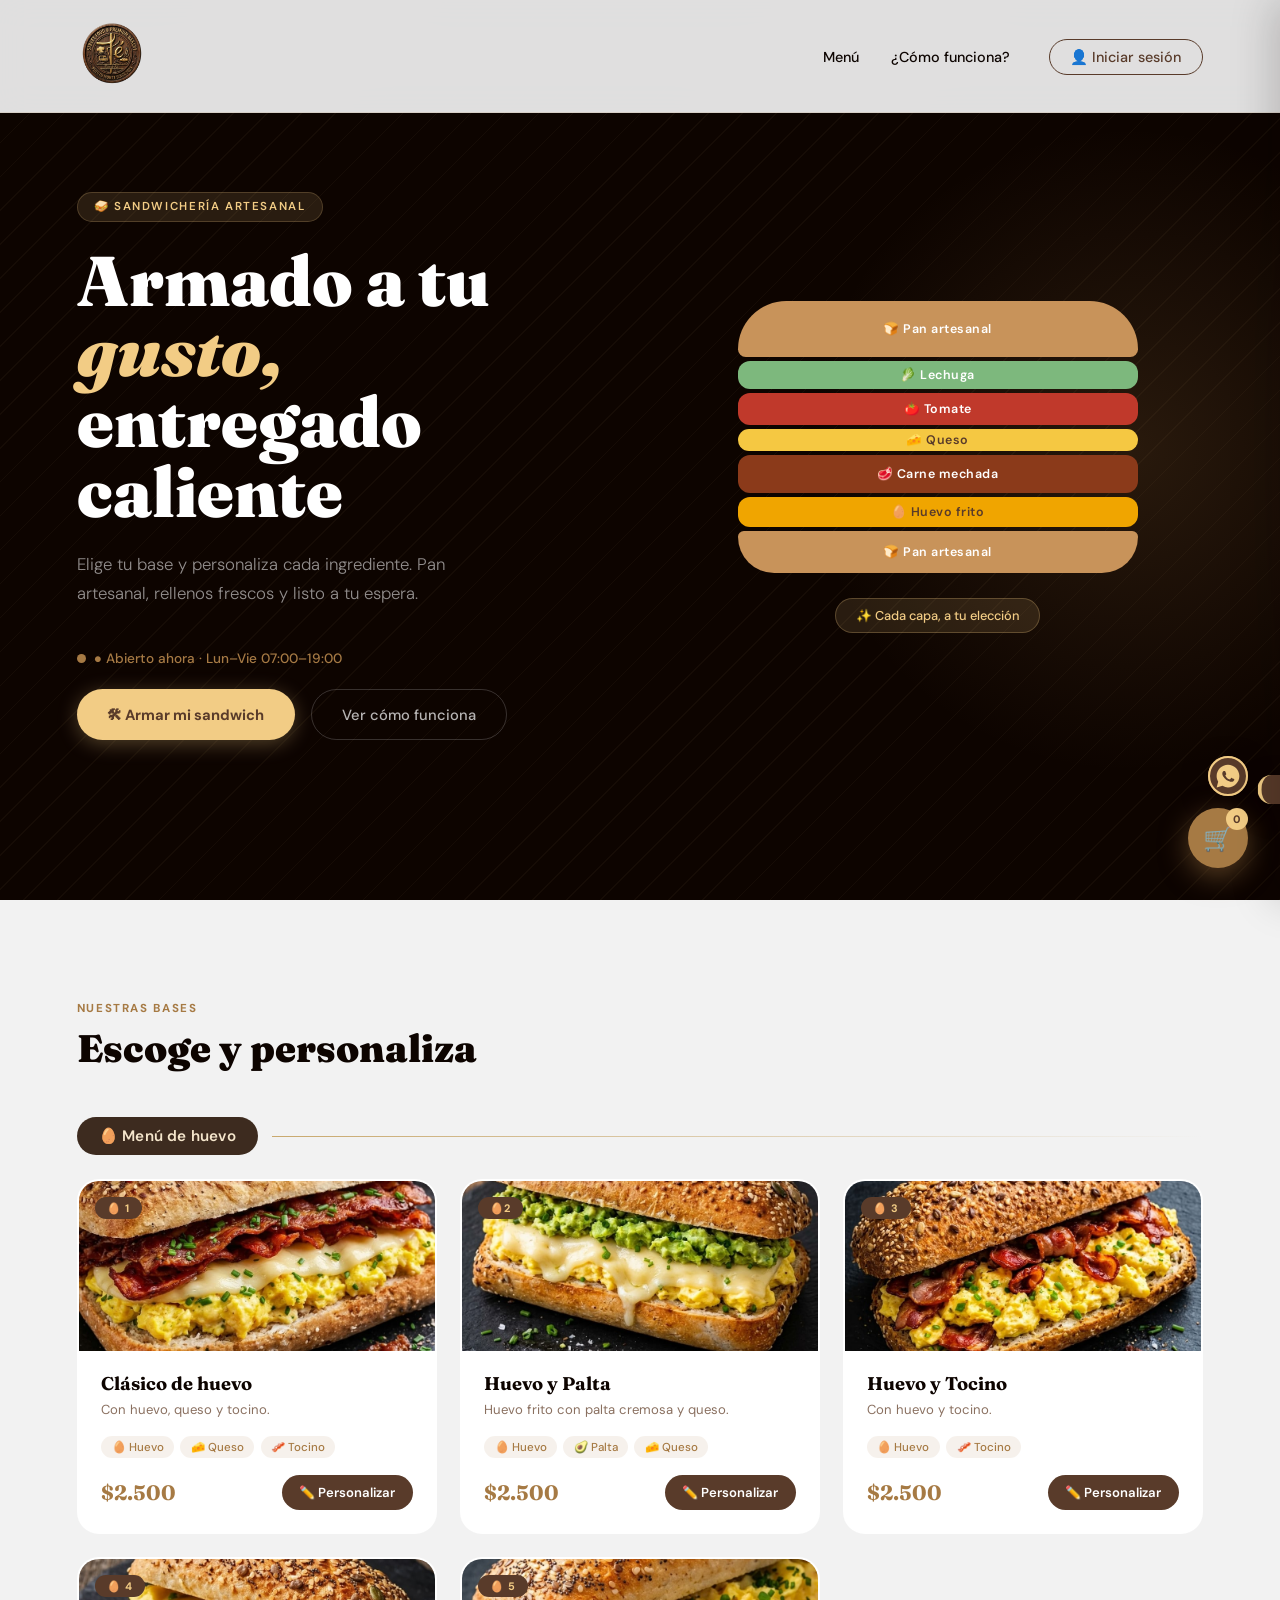
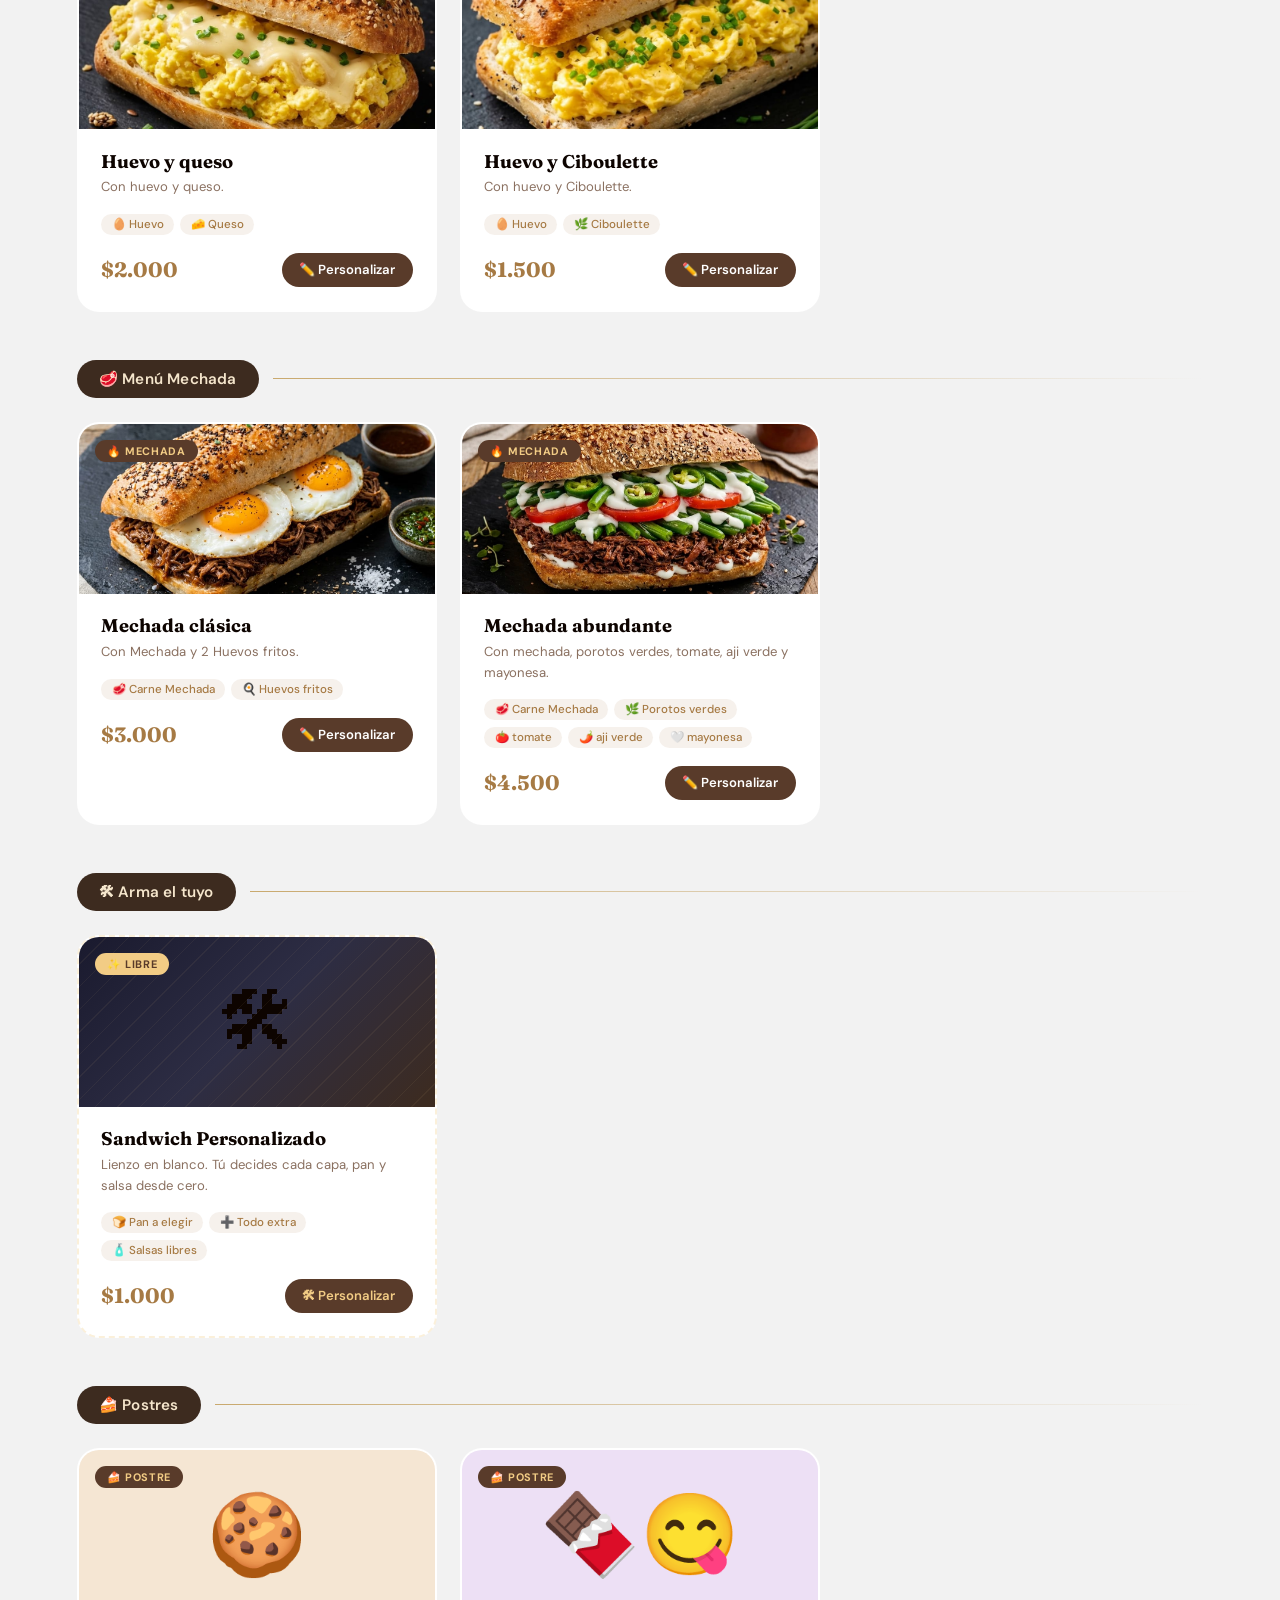
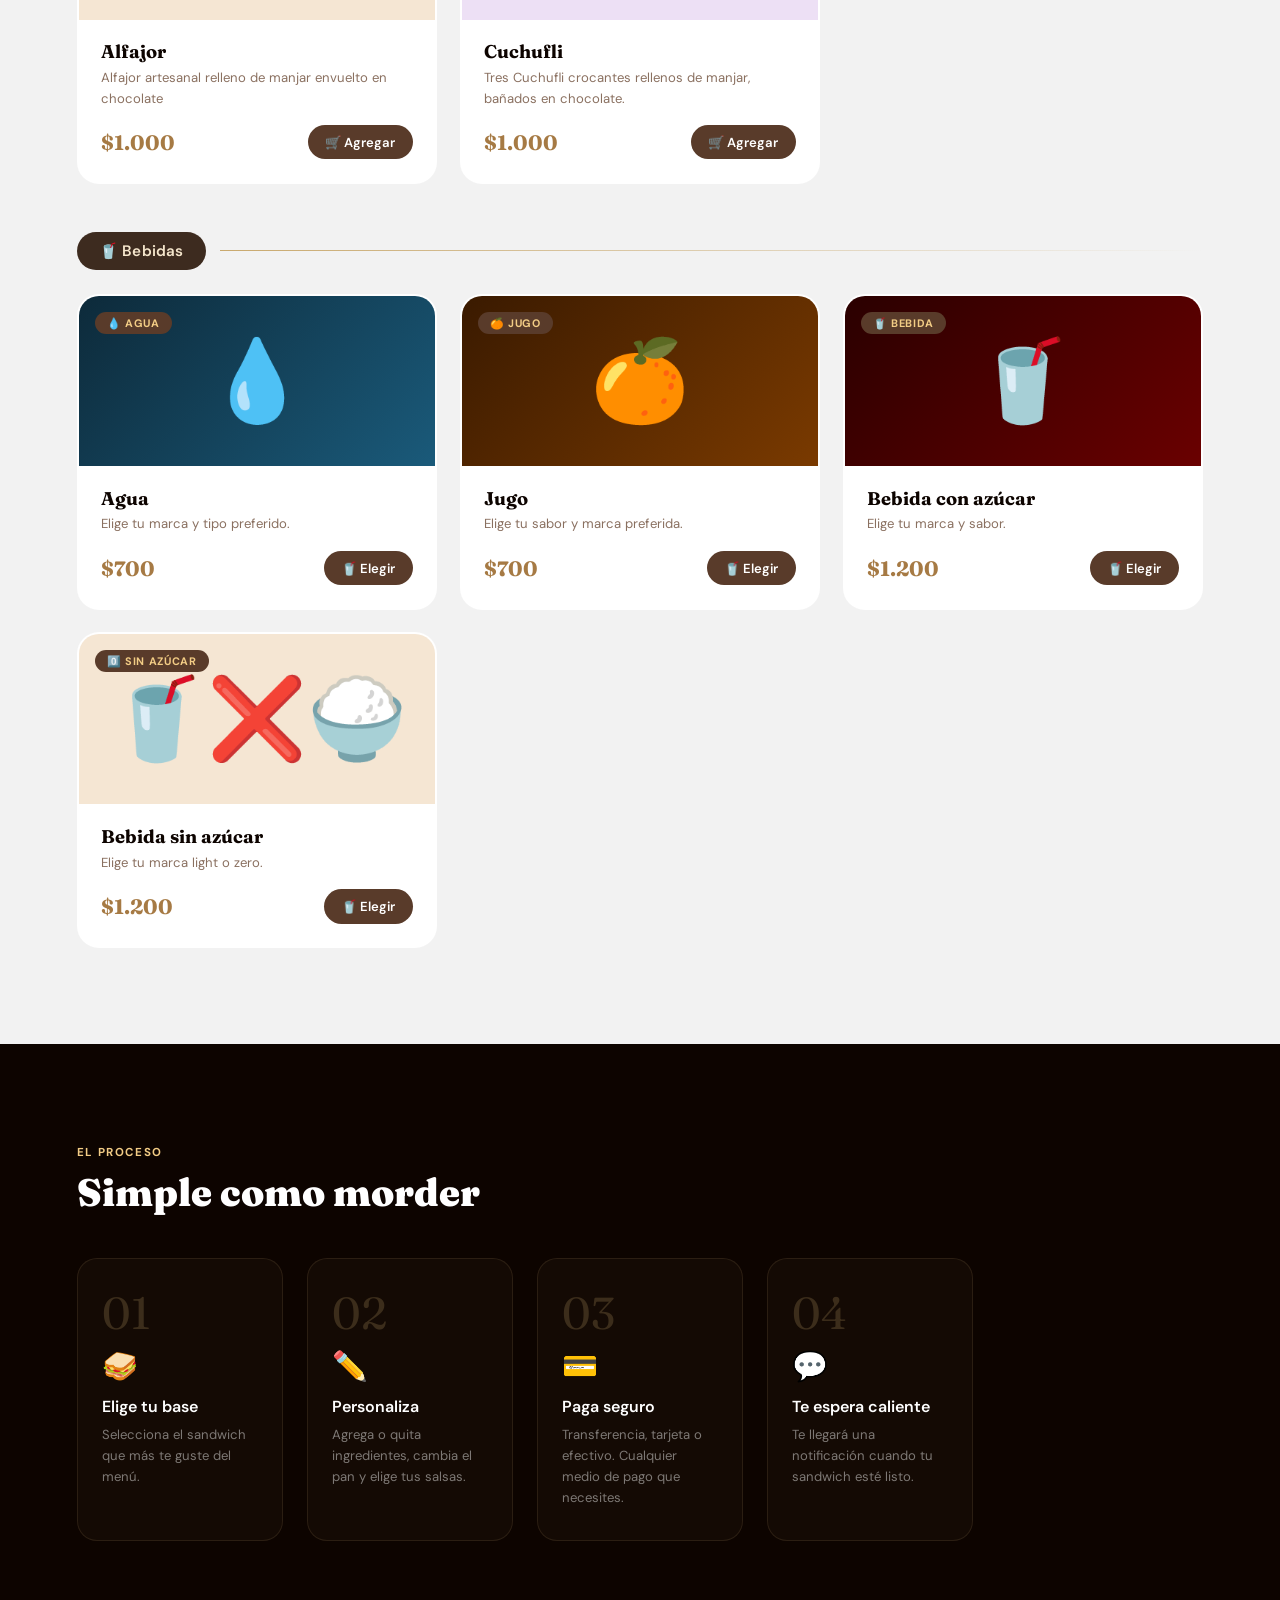
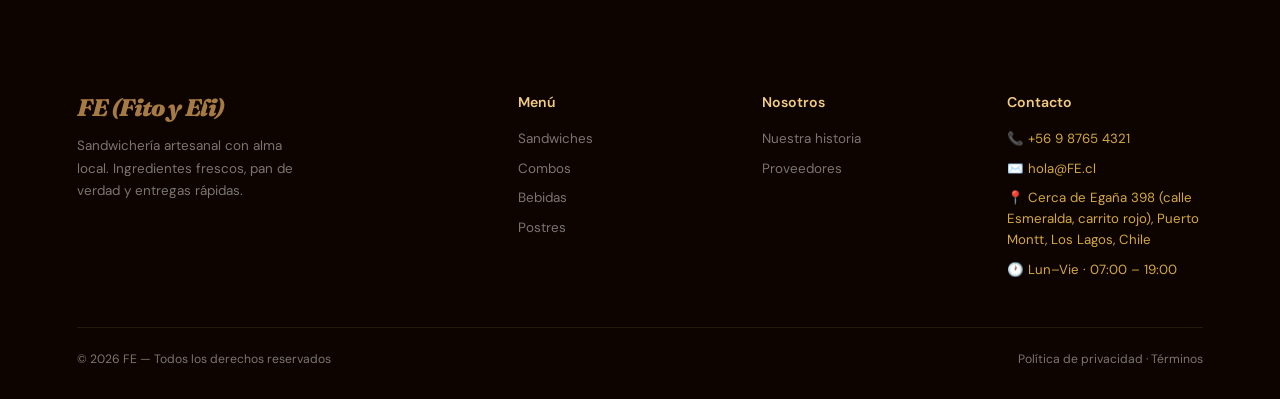
<file: index.html>
<!DOCTYPE html>
<html lang="es">
<head>
  <meta charset="UTF-8"/>
  <meta name="viewport" content="width=device-width, initial-scale=1.0"/>
  <title>FE — Sandwichería Artesanal</title>
  <link href="https://fonts.googleapis.com/css2?family=Fraunces:ital,wght@0,700;0,900;1,700&family=DM+Sans:wght@300;400;500;600&display=swap" rel="stylesheet"/>
  <link rel="stylesheet" href="styles.css"/>
</head>
<body>

<!-- ══════════════════════════════════════════
     BANNERS DE AVISOS — se inyectan dinámicamente
══════════════════════════════════════════ -->
<div id="notices-banner-container" style="display:none"></div>

<style>
/* ── NOTICES BANNER ── */
#notices-banner-container {
  position: sticky;
  top: 0;
  z-index: 200;
  display: flex;
  flex-direction: column;
}
.notice-banner {
  width: 100%;
  padding: .6rem 1.4rem;
  display: flex;
  align-items: center;
  justify-content: center;
  gap: .6rem;
  font-family: 'DM Sans', sans-serif;
  font-size: .88rem;
  font-weight: 500;
  line-height: 1.4;
  text-align: center;
  animation: bannerSlide .4s ease;
  position: relative;
}
@keyframes bannerSlide {
  from { opacity: 0; transform: translateY(-100%); }
  to   { opacity: 1; transform: none; }
}
.notice-banner[data-type="schedule"] {
  background: #2a1f00;
  color: #f5c842;
  border-bottom: 1px solid rgba(245,200,66,.25);
}
.notice-banner[data-type="custom"] {
  background: #1a1209;
  color: #d4a843;
  border-bottom: 1px solid rgba(212,168,67,.2);
}
.notice-banner-icon { font-size: 1.05rem; flex-shrink: 0; }
.notice-banner-text { flex: 1; max-width: 700px; }
.notice-banner-close {
  background: none;
  border: none;
  cursor: pointer;
  font-size: .85rem;
  opacity: .6;
  padding: .2rem .4rem;
  border-radius: 4px;
  line-height: 1;
  color: inherit;
  transition: opacity .15s;
  flex-shrink: 0;
}
.notice-banner-close:hover { opacity: 1; }
</style>

<script>
/* ── NOTICES: leer y renderizar banners ── */
(function() {
  const NOTICES_KEY     = 'fe_notices';
  const DISMISSED_KEY   = 'fe_notices_dismissed';

  function getDismissed() {
    try { return JSON.parse(sessionStorage.getItem(DISMISSED_KEY) || '[]'); } catch { return []; }
  }
  function dismiss(id) {
    const d = getDismissed();
    if (!d.includes(id)) d.push(id);
    sessionStorage.setItem(DISMISSED_KEY, JSON.stringify(d));
  }

  function renderBanners() {
    let notices = [];
    try { notices = JSON.parse(localStorage.getItem(NOTICES_KEY) || '[]'); } catch {}
    const dismissed = getDismissed();
    const active    = notices.filter(n => !dismissed.includes(n.id));

    const container = document.getElementById('notices-banner-container');
    if (!container) return;

    if (!active.length) {
      container.style.display = 'none';
      container.innerHTML = '';
      return;
    }

    container.style.display = 'flex';
    container.innerHTML = active.map(n => `
      <div class="notice-banner" data-type="${n.type}" data-id="${n.id}">
        <span class="notice-banner-icon">${n.icon}</span>
        <span class="notice-banner-text">${n.text}</span>
        <button class="notice-banner-close" onclick="dismissNotice('${n.id}')" title="Cerrar aviso">✕</button>
      </div>
    `).join('');
  }

  window.dismissNotice = function(id) {
    dismiss(id);
    renderBanners();
  };

  // Renderizar al cargar
  document.addEventListener('DOMContentLoaded', renderBanners);

  // Escuchar cambios en tiempo real (otra pestaña = admin)
  window.addEventListener('storage', (e) => {
    if (e.key === NOTICES_KEY) renderBanners();
  });
})();
</script>

<!-- NAV -->
<nav>
  <div class="logo"><img src="imagenes/Fe.png" alt="" height="70px"></div>
  <ul>
    <li><a href="#menu">Menú</a></li>
    <li><a href="#como-funciona">¿Cómo funciona?</a></li>
    <li><a href="#" class="btn-nav btn-login-nav" onclick="openAuthModal(event)" id="nav-auth-btn">👤 Iniciar sesión</a></li>
  </ul>
  <!-- Botón hamburguesa (solo móvil) -->
  <button class="nav-hamburger" id="nav-hamburger" aria-label="Menú" onclick="toggleDrawer()">
    <span></span><span></span><span></span>
  </button>
</nav>

<!-- DRAWER MÓVIL -->
<div class="nav-drawer" id="nav-drawer">
  <div class="nav-drawer-backdrop" onclick="closeDrawer()"></div>
  <div class="nav-drawer-panel">
    <a href="#menu" onclick="closeDrawer()">🥪 Menú</a>
    <a href="#como-funciona" onclick="closeDrawer()">❓ Cómo funciona</a>
    <div class="nav-drawer-divider"></div>
    <a href="#" class="btn-nav btn-login-nav" id="nav-auth-btn-mobile" onclick="openAuthModal(event); closeDrawer()">👤 Iniciar sesión</a>
  </div>
</div>

<!-- HERO --><!-- Wow estamos mejorando! sigamos asi! -->
<section class="hero">
  <div class="hero-inner">
    <div>
      <div class="hero-label">🥪 Sandwichería artesanal</div>
      <h1>Armado a tu <em>gusto,</em> entregado caliente</h1>
      <p>Elige tu base y personaliza cada ingrediente. Pan artesanal, rellenos frescos y listo a tu espera.</p>
      <div class="hero-schedule">
        <span class="hero-schedule-dot" id="hero-schedule-dot"></span>
        <span id="hero-schedule-text">Cargando horario…</span>
      </div>
      <div class="hero-btns">
        <a href="#menu" class="btn-gold">🛠 Armar mi sandwich</a>
        <a href="#como-funciona" class="btn-ghost">Ver cómo funciona</a>
      </div>
    </div>

    <div class="hero-sandwich">
      <div class="sandwich-layer sl-pan-top">🍞 Pan artesanal</div>
      <div class="sandwich-layer sl-lechuga">🥬 Lechuga</div>
      <div class="sandwich-layer sl-tomate">🍅 Tomate</div>
      <div class="sandwich-layer sl-queso">🧀 Queso</div>
      <div class="sandwich-layer sl-carne">🥩 Carne mechada</div>
      <div class="sandwich-layer sl-huevo">🥚 Huevo frito</div>
      <div class="sandwich-layer sl-pan-bot">🍞 Pan artesanal</div>
      <div class="sandwich-tag">✨ Cada capa, a tu elección</div>
    </div>
  </div>
</section>

<!-- MENÚ -->
<section class="section" id="menu">
  <span class="section-label">Nuestras bases</span>
  <h2 class="section-title fade-in">Escoge y personaliza</h2>



  <!--MENU HUEVO-->
  <div class="section-divider">
    <div class="section-pill">🥚 Menú de huevo</div>
    <div class="divider-line"></div>
  </div>
  <div class="menu-grid">

    <div class="menu-card" data-menu-id="sandwich-huevo-1" onclick="openModal('Clásico de huevo','El favorito de siempre: con huevo, queso, tocino.',['🥚 Huevo','🧀 Queso','🥓 tocino'],2500,'bg-1')">
      <div class="card-img bg-1">
        <span class="card-badge">🥚 1</span>
      </div>
      <div class="card-agotado-badge" style="display:none">❌ Agotado</div>
      <div class="card-body">
        <div class="card-name">Clásico de huevo</div>
        <div class="card-desc">Con huevo, queso y tocino.</div>
        <div class="card-ingredients">
          <span class="ing-tag">🥚 Huevo</span>
          <span class="ing-tag">🧀 Queso</span>
          <span class="ing-tag">🥓 Tocino</span>
        </div>
        <div class="card-footer">
          <span class="card-price">$2.500</span>
          <button class="btn-customize">✏️ Personalizar</button>
        </div>
      </div>
    </div>

    <div class="menu-card" data-menu-id="sandwich-huevo-2" onclick="openModal('Huevo, Palta y Queso','El clásico chileno elevado, cremoso y reconfortante.',['🥚 Huevo frito','🥑 Palta','🧀 Queso'],2500,'bg-2')">
      <div class="card-img bg-2">
        <span class="card-badge">🥚2</span>
      </div>
      <div class="card-agotado-badge" style="display:none">❌ Agotado</div>
      <div class="card-body">
        <div class="card-name">Huevo y Palta</div>
        <div class="card-desc">Huevo frito con palta cremosa y queso.</div>
        <div class="card-ingredients">
          <span class="ing-tag">🥚 Huevo</span>
          <span class="ing-tag">🥑 Palta</span>
          <span class="ing-tag">🧀 Queso</span>
        </div>
        <div class="card-footer">
          <span class="card-price">$2.500</span>
          <button class="btn-customize">✏️ Personalizar</button>
        </div>
      </div>
    </div>

    <div class="menu-card" data-menu-id="sandwich-huevo-3" onclick="openModal('Huevo y Tocino','con Huevo y Tocino',['🥚 Huevo','🥓 tocino'],2000,'bg-3')">
      <div class="card-img bg-3">
        <span class="card-badge">🥚 3</span>
      </div>
      <div class="card-agotado-badge" style="display:none">❌ Agotado</div>
      <div class="card-body">
        <div class="card-name">Huevo y Tocino</div>
        <div class="card-desc">Con huevo y tocino.</div>
        <div class="card-ingredients">
          <span class="ing-tag">🥚 Huevo</span>
          <span class="ing-tag">🥓 Tocino</span>
        </div>
        <div class="card-footer">
          <span class="card-price">$2.500</span>
          <button class="btn-customize">✏️ Personalizar</button>
        </div>
      </div>
    </div>

    <div class="menu-card" data-menu-id="sandwich-huevo-4" onclick="openModal('Huevo y Queso','Simple, pero sabroso: con huevo y queso.',['🥚 Huevo','🧀 Queso'],2000,'bg-4')">
      <div class="card-img bg-4">
        <span class="card-badge">🥚 4</span>
      </div>
      <div class="card-agotado-badge" style="display:none">❌ Agotado</div>
      <div class="card-body">
        <div class="card-name">Huevo y queso</div>
        <div class="card-desc">Con huevo y queso.</div>
        <div class="card-ingredients">
          <span class="ing-tag">🥚 Huevo</span>
          <span class="ing-tag">🧀 Queso</span>
        </div>
        <div class="card-footer">
          <span class="card-price">$2.000</span>
          <button class="btn-customize">✏️ Personalizar</button>
        </div>
      </div>
    </div>

    <div class="menu-card" data-menu-id="sandwich-huevo-5" onclick="openModal('Huevo y Ciboulette','con Huevo y ciboulette',['🥚 Huevo','🌿 Ciboulette'],1500,'bg-5')">
      <div class="card-img bg-5">
        <span class="card-badge">🥚 5</span>
      </div>
      <div class="card-agotado-badge" style="display:none">❌ Agotado</div>
      <div class="card-body">
        <div class="card-name">Huevo y Ciboulette</div>
        <div class="card-desc">Con huevo y Ciboulette.</div>
        <div class="card-ingredients">
          <span class="ing-tag">🥚 Huevo</span>
          <span class="ing-tag">🌿 Ciboulette</span>
        </div>
        <div class="card-footer">
          <span class="card-price">$1.500</span>
          <button class="btn-customize">✏️ Personalizar</button>
        </div>
      </div>
    </div>
  </div>


  <!--MENU MECHADA-->
  <div class="section-divider">
      <div class="section-pill">🥩 Menú Mechada</div>
      <div class="divider-line"></div>
    </div>
    <div class="menu-grid">

    <div class="menu-card" data-menu-id="sandwich-mechada-1" onclick="openModal('Mechada clásica','con Mechada y 2 Huevos fritos.',['🥩 Carne Mechada','🍳 Huevo Frito','🍳 Huevo Frito'],3000,'bg-mechada-1')">
      <div class="card-img bg-mechada-1">
        
        <span class="card-badge">🔥 Mechada</span>
      </div>
      <div class="card-agotado-badge" style="display:none">❌ Agotado</div>
      <div class="card-body">
        <div class="card-name">Mechada clásica</div>
        <div class="card-desc">Con Mechada y 2 Huevos fritos.</div>
        <div class="card-ingredients">
          <span class="ing-tag">🥩 Carne Mechada</span>
          <span class="ing-tag">🍳 Huevos fritos</span>
        </div>
        <div class="card-footer">
          <span class="card-price">$3.000</span>
          <button class="btn-customize">✏️ Personalizar</button>
        </div>
      </div>
    </div>


    <div class="menu-card" data-menu-id="sandwich-mechada-1" onclick="openModal('Mechada abundante','con mechada, porotos verdes, tomate, aji verde y mayonesa .',['🥩 Carne Mechada','🌿 Porotos verdes','🍅 Tomate','🌶️ Aji verde','🤍 Mayonesa'],4500,'bg-mechada-1')">
      <div class="card-img bg-mechada-2">
        
        <span class="card-badge">🔥 Mechada</span>
      </div>
      <div class="card-agotado-badge" style="display:none">❌ Agotado</div>
      <div class="card-body">
        <div class="card-name">Mechada abundante</div>
        <div class="card-desc">Con mechada, porotos verdes, tomate, aji verde y mayonesa.</div>
        <div class="card-ingredients">
          <span class="ing-tag">🥩 Carne Mechada</span>
          <span class="ing-tag">🌿 Porotos verdes</span>
          <span class="ing-tag">🍅 tomate</span>
          <span class="ing-tag">🌶️ aji verde</span>
          <span class="ing-tag">🤍 mayonesa</span>       
        </div>
        <div class="card-footer">
          <span class="card-price">$4.500</span>
          <button class="btn-customize">✏️ Personalizar</button>
        </div>
      </div>
    </div>
  </div>

  <!--MENU PERSONALIZADO-->
  <div class="section-divider">
    <div class="section-pill">🛠 Arma el tuyo</div>
    <div class="divider-line"></div>
  </div>
  <div class="menu-grid">
    <div class="menu-card menu-card-custom" data-menu-id="sandwich-custom" onclick="openCustomModal()">
      <div class="card-img bg-custom">
        🛠
        <span class="card-badge">✨ Libre</span>
      </div>
      <div class="card-agotado-badge" style="display:none">❌ Agotado</div>
      <div class="card-body">
        <div class="card-name">Sandwich Personalizado</div>
        <div class="card-desc">Lienzo en blanco. Tú decides cada capa, pan y salsa desde cero.</div>
        <div class="card-ingredients">
          <span class="ing-tag">🍞 Pan a elegir</span>
          <span class="ing-tag">➕ Todo extra</span>
          <span class="ing-tag">🧴 Salsas libres</span>
        </div>
        <div class="card-footer">
          <span class="card-price">$1.000</span>
          <button class="btn-customize btn-customize-custom">🛠 Personalizar</button>
        </div>
      </div>
    </div>
  </div>

  <!--MENU POSTRES-->
<div class="section-divider">
  <div class="section-pill">🍰 Postres</div>
  <div class="divider-line"></div>
</div>
<div class="menu-grid">

  <div class="menu-card" data-menu-id="postre-alfajor" onclick="openPostreModal('Alfajor', 'Alfajor artesanal de maicena con manjar y bañado en chocolate.', 1000)">
    <div class="card-img bg-postre-1">
      🍪
      <span class="card-badge">🍰 Postre</span>
    </div>
    <div class="card-agotado-badge" style="display:none">❌ Agotado</div>
    <div class="card-body">
      <div class="card-name">Alfajor</div>
      <div class="card-desc">Alfajor artesanal relleno de manjar envuelto en chocolate</div>
      <div class="card-footer">
        <span class="card-price">$1.000</span>
        <button class="btn-customize">🛒 Agregar</button>
      </div>
    </div>
  </div>

  <div class="menu-card" data-menu-id="postre-cuchufli" onclick="openPostreModal('Cuchufli', 'Tres Cuchufli crocantes rellenos de manjar, bañados en chocolate.', 1000)">
    <div class="card-img bg-postre-2">
      🍫😋
      <span class="card-badge">🍰 Postre</span>
    </div>
    <div class="card-agotado-badge" style="display:none">❌ Agotado</div>
    <div class="card-body">
      <div class="card-name">Cuchufli</div>
      <div class="card-desc">Tres Cuchufli crocantes rellenos de manjar, bañados en chocolate.</div>
      <div class="card-footer">
        <span class="card-price">$1.000</span>
        <button class="btn-customize">🛒 Agregar</button>
      </div>
    </div>
  </div>
</div>

<!--BEBIDAS-->
<div class="section-divider">
  <div class="section-pill">🥤 Bebidas</div>
  <div class="divider-line"></div>
</div>
<div class="menu-grid">

  <div class="menu-card" data-menu-id="bebida-agua" onclick="openBebidaModal('agua')">
    <div class="card-img bg-bebida-agua">💧<span class="card-badge">💧 Agua</span></div>
    <div class="card-agotado-badge" style="display:none">❌ Agotado</div>
    <div class="card-body">
      <div class="card-name">Agua</div>
      <div class="card-desc">Elige tu marca y tipo preferido.</div>
      <div class="card-footer">
        <span class="card-price">$700</span>
        <button class="btn-customize">🥤 Elegir</button>
      </div>
    </div>
  </div>

  <div class="menu-card" data-menu-id="bebida-jugo" onclick="openBebidaModal('jugo')">
    <div class="card-img bg-bebida-jugo">🍊<span class="card-badge">🍊 Jugo</span></div>
    <div class="card-agotado-badge" style="display:none">❌ Agotado</div>
    <div class="card-body">
      <div class="card-name">Jugo</div>
      <div class="card-desc">Elige tu sabor y marca preferida.</div>
      <div class="card-footer">
        <span class="card-price">$700</span>
        <button class="btn-customize">🥤 Elegir</button>
      </div>
    </div>
  </div>

  <div class="menu-card" data-menu-id="bebida-cola" onclick="openBebidaModal('cola')">
    <div class="card-img bg-bebida-cola">🥤<span class="card-badge">🥤 Bebida</span></div>
    <div class="card-agotado-badge" style="display:none">❌ Agotado</div>
    <div class="card-body">
      <div class="card-name">Bebida con azúcar</div>
      <div class="card-desc">Elige tu marca y sabor.</div>
      <div class="card-footer">
        <span class="card-price">$1.200</span>
        <button class="btn-customize">🥤 Elegir</button>
      </div>
    </div>
  </div>

  <div class="menu-card" data-menu-id="bebida-zero" onclick="openBebidaModal('zero')">
    <div class="card-img bg-postre-1">🥤❌🍚<span class="card-badge">0️⃣ Sin azúcar</span></div>
    <div class="card-agotado-badge" style="display:none">❌ Agotado</div>
    <div class="card-body">
      <div class="card-name">Bebida sin azúcar</div>
      <div class="card-desc">Elige tu marca light o zero.</div>
      <div class="card-footer">
        <span class="card-price">$1.200</span>
        <button class="btn-customize">🥤 Elegir</button>
      </div>
    </div>
  </div>

</div>

</div>


</section>


<!-- MODAL EDITOR -->
<div class="modal-overlay" id="modal">
  <div class="modal">
    <div class="modal-header">
      <div>
        <div class="modal-title" id="modal-name">Sandwich</div>
        <div class="modal-subtitle" id="modal-desc">Personaliza tu pedido</div>
      </div>
      <button class="btn-close" onclick="closeModal()">✕</button>
    </div>

    <div class="modal-body">

      <!-- Visualización en capas -->
      <div class="sandwich-preview">
        <div class="preview-title">Vista de capas</div>
        <div id="preview-layers"></div>
      </div>

      <!-- Tipo de pan -->
      <div class="ing-section-title">🍞 Tipo de pan</div>
      <div class="pan-options" id="pan-options">
        <button class="pan-btn selected" data-pan="Marraqueta" onclick="selectPan(this)">🫓 Marraqueta</button>
        <button class="pan-btn" data-pan="Ciabatta"  onclick="selectPan(this)">🍞 Ciabatta</button>
        <button class="pan-btn" data-pan="Árabe"     onclick="selectPan(this)">🫓 Pan árabe</button>
        <button class="pan-btn" data-pan="Integral"  onclick="selectPan(this)">🌾 Integral</button>
        <button class="pan-btn" data-pan="Brioche"   onclick="selectPan(this)">🍔 Brioche (+$300)</button>
      </div>

      <!-- Opciones de bebida (visible en modo-postre) -->
      <div id="bebida-opciones" style="display:none">
        <div class="ing-section-title" id="bebida-opciones-title">🥤 Elige tu opción</div>
        <div class="ing-options" id="bebida-lista"></div>
      </div>

      <!-- Ingredientes base (incluidos) -->
      <div class="ing-section">
        <div class="ing-section-title">✅ Ingredientes incluidos</div>
        <div class="ing-options" id="base-ings"></div>
      </div>

      <!-- Extras -->
      <div class="ing-section">
        <div class="ing-section-title">➕ Agrega extras</div>
        <div class="ing-options" id="extra-ings"></div>
      </div>

      <!-- Salsas -->
      <div class="ing-section">
        <div class="ing-section-title">🧴 Salsas</div>
        <div class="ing-options" id="sauce-ings"></div>
      </div>

    </div>

    <div class="modal-footer">
      <div>
        <div class="total-label">Total</div>
        <div class="total-price" id="modal-total">$0</div>
      </div>
      <div style="display:flex;align-items:center;gap:1rem;flex-wrap:wrap;">
        <div class="qty-control">
          <button class="qty-btn" onclick="changeQty(-1)">−</button>
          <span class="qty-num" id="qty-num">1</span>
          <button class="qty-btn" onclick="changeQty(1)">+</button>
        </div>
        <button class="btn-add-cart" onclick="addToCart()">🛒 Agregar al pedido</button>
      </div>
    </div>
  </div>
</div>

<!-- CÓMO FUNCIONA -->
<section class="section how" id="como-funciona">
  <span class="section-label" style="color:var(--dorado)">El proceso</span>
  <h2 class="section-title">Simple como morder</h2>
  <div class="steps">
    <div class="step fade-in delay-1">
      <div class="step-num">01</div>
      <div class="step-icon">🥪</div>
      <h3>Elige tu base</h3>
      <p>Selecciona el sandwich que más te guste del menú.</p>
    </div>
    <div class="step fade-in delay-2">
      <div class="step-num">02</div>
      <div class="step-icon">✏️</div>
      <h3>Personaliza</h3>
      <p>Agrega o quita ingredientes, cambia el pan y elige tus salsas.</p>
    </div>
    <div class="step fade-in delay-3">
      <div class="step-num">03</div>
      <div class="step-icon">💳</div>
      <h3>Paga seguro</h3>
      <p>Transferencia, tarjeta o efectivo. Cualquier medio de pago que necesites.</p>
    </div>
    <div class="step fade-in delay-1">
      <div class="step-num">04</div>
      <div class="step-icon">💬</div>
      <h3>Te espera caliente</h3>
      <p>Te llegará una notificación cuando tu sandwich esté listo.</p>
    </div>
  </div>
</section>

<!-- CTA (comentado en el original)
<div class="cta-banner">
  <h2>Primera orden: <u>envío gratis</u> con el código <strong>FE1</strong></h2>
  <a href="#menu" class="btn-gold">🥪 Pedir ahora</a>
</div> -->

<!-- FOOTER -->
<footer>
  <div class="footer-brand">
    <div class="logo"><span>FE (Fito y Eli)</span></div>
    <p>Sandwichería artesanal con alma local. Ingredientes frescos, pan de verdad y entregas rápidas.</p>
  </div>
  <div>
    <h4>Menú</h4>
    <ul>
      <li><a href="#">Sandwiches</a></li>
      <li><a href="#">Combos</a></li>
      <li><a href="#">Bebidas</a></li>
      <li><a href="#">Postres</a></li>
    </ul>
  </div>
  <div>
    <h4>Nosotros</h4>
    <ul>
      <li><a href="#">Nuestra historia</a></li>
      <li><a href="#">Proveedores</a></li>
    </ul>
  </div>
  <div>
    <h4>Contacto</h4>
    <ul>
      <li><span class="footer-hours">📞 +56 9 8765 4321</span></li>
      <li><span class="footer-hours">✉️ hola@FE.cl</span></li>
      <li><span class="footer-hours">📍 Cerca de Egaña 398 (calle Esmeralda, carrito rojo), Puerto Montt, Los Lagos, Chile</span></li>
      <li><span class="footer-hours">🕐 Lun–Vie · 07:00 – 19:00</span></li>
    </ul>
  </div>
  <div class="footer-bottom">
    <span>© 2026 FE — Todos los derechos reservados</span>
    <span>Política de privacidad · Términos</span>
  </div>
</footer>

<!-- FAB WHATSAPP -->
<a href="https://whatsapp.com/channel/AQUI_TU_LINK" target="_blank" rel="noopener noreferrer" class="whatsapp-fab" title="Únete a nuestro canal de WhatsApp">
  <svg xmlns="http://www.w3.org/2000/svg" viewBox="0 0 32 32" width="26" height="26" fill="#F2CC85">
    <path d="M16 2C8.28 2 2 8.28 2 16c0 2.46.67 4.88 1.93 7L2 30l7.26-1.9A13.93 13.93 0 0 0 16 30c7.72 0 14-6.28 14-14S23.72 2 16 2Zm7.26 19.46c-.3.84-1.76 1.6-2.42 1.7-.62.09-1.4.13-2.26-.14-.52-.16-1.18-.38-2.04-.74-3.58-1.54-5.92-5.14-6.1-5.38-.18-.24-1.44-1.92-1.44-3.66s.91-2.6 1.24-2.96c.32-.36.7-.44.94-.44l.68.01c.22 0 .52-.08.8.62.3.72 1.04 2.54 1.13 2.72.1.18.16.4.03.64-.12.24-.18.38-.36.58-.18.2-.38.44-.54.6-.18.18-.37.38-.16.74.22.36.96 1.58 2.06 2.56 1.42 1.26 2.6 1.66 2.98 1.84.38.18.6.16.82-.1.22-.26.94-1.1 1.2-1.48.24-.36.48-.3.8-.18.32.12 2.04.96 2.38 1.14.36.18.6.26.68.42.1.14.1.84-.2 1.68Z"/>
  </svg>
</a>
<!-- FAB CARRITO -->
<a href="#" class="cart-fab" onclick="openCart(event)">🛒<span class="badge" id="cart-badge">0</span></a>

<!-- BANNER CAMBIO DE TURNO -->
<div id="shift-banner" style="display:none">
  <div class="shift-banner-inner">
    <div class="shift-banner-icon">⏳</div>
    <div class="shift-banner-text">
      <strong>Estamos en cambio de turno</strong>
      <span id="shift-banner-msg">Los tiempos de espera pueden ser mayores de lo habitual. ¡Gracias por tu paciencia!</span>
    </div>
    <button class="shift-banner-close" onclick="document.getElementById('shift-banner').style.display='none'">✕</button>
  </div>
</div>

<!-- TOAST -->
<div class="toast" id="toast"></div>

<!-- ════════════════════════════════════════════
     PANEL CARRITO
════════════════════════════════════════════ -->
<div class="cart-overlay" id="cart-overlay" onclick="closeCart()"></div>
<aside class="cart-panel" id="cart-panel">
  <div class="cart-header">
    <div>
      <div class="cart-header-label">Tu pedido</div>
      <h2 class="cart-header-title">Carrito 🛒</h2>
    </div>
    <button class="cart-close-btn" onclick="closeCart()">✕</button>
  </div>

  <div class="cart-body" id="cart-body">
    
  </div>

  <div class="cart-empty" id="cart-empty">
    <div class="cart-empty-icon">🥪</div>
    <p>Tu carrito está vacío</p>
    <span>Agrega un sandwich del menú para empezar</span>
  </div>

  <div class="cart-footer" id="cart-footer">
    <div class="cart-subtotal">
      <span>Subtotal</span>
      <span id="cart-subtotal-val">$0</span>
    </div>
    <div class="cart-subtotal" style="color:var(--gris);font-size:.82rem">
      <span>Envío</span>
      <span id="cart-delivery-val">$1.500</span>
    </div>
    <div class="cart-total-row">
      <span>Total</span>
      <span id="cart-total-val">$0</span>
    </div>
    <button class="btn-checkout" onclick="openPayment()">💳 Ir a pagar</button>
  </div>
</aside>

<!-- ════════════════════════════════════════════
     PANEL PAGO
════════════════════════════════════════════ -->
<div class="screen-overlay" id="payment-overlay">
  <div class="payment-screen" id="payment-screen">
    <div class="payment-header">
      <button class="back-btn" onclick="closePayment()">← Volver</button>
      <h2 class="payment-title">¿Cómo pagás?</h2>
    </div>

    <!-- Método de entrega -->
    <div class="pay-section">
      <div class="pay-section-title">📍 Método de entrega</div>
      <div class="delivery-options">
        <div class="delivery-opt selected" id="opt-delivery" onclick="selectDelivery('delivery')">
          <span class="delivery-opt-icon">🛵</span>
          <div>
            <div class="delivery-opt-name">Delivery</div>
            <div class="delivery-opt-desc">30–45 min · $1.500</div>
          </div>
        </div>
        <div class="delivery-opt" id="opt-pickup" onclick="selectDelivery('pickup')">
          <span class="delivery-opt-icon">🏪</span>
          <div>
            <div class="delivery-opt-name">Retiro en local</div>
            <div class="delivery-opt-desc">15–20 min · Gratis</div>
          </div>
        </div>
      </div>
    </div>

    <!-- Dirección (solo si delivery) -->
    <div class="pay-section" id="address-section">
      <div class="pay-section-title">🏠 Cerca de Egaña 398 (calle Esmeralda, carrito rojo), Puerto Montt, Los Lagos</div>
      <input class="pay-input" id="address-input" type="text" placeholder="Calle, número, depto.">
      <input class="pay-input" id="ref-input"  type="text" placeholder="Referencia (opcional)">
    </div>

    <!-- Método de pago -->
    <div class="pay-section">
      <div class="pay-section-title">💳 Método de pago</div>
      <div class="pay-methods">

        <div class="pay-method selected" id="pm-transfer" onclick="selectPayMethod('transfer')">
          <div class="pm-icon">🏦</div>
          <div>
            <div class="pm-name">Transferencia</div>
            <div class="pm-desc">Banco / RUT</div>
          </div>
          <div class="pm-check">✓</div>
        </div>

        <div class="pay-method" id="pm-card" onclick="selectPayMethod('card')">
          <div class="pm-icon">💳</div>
          <div>
            <div class="pm-name">Tarjeta</div>
            <div class="pm-desc">Débito / Crédito</div>
          </div>
          <div class="pm-check">✓</div>
        </div>

        <div class="pay-method" id="pm-cash" onclick="selectPayMethod('cash')">
          <div class="pm-icon">💵</div>
          <div>
            <div class="pm-name">Efectivo</div>
            <div class="pm-desc">Paga al recibir</div>
          </div>
          <div class="pm-check">✓</div>
        </div>

        <div class="pay-method" id="pm-mercadopago" onclick="selectPayMethod('mercadopago')">
          <div class="pm-icon">🔵</div>
          <div>
            <div class="pm-name">Mercado Pago</div>
            <div class="pm-desc">Paga por app</div>
          </div>
          <div class="pm-check">✓</div>
        </div>

        <div class="pay-method" id="pm-baes" onclick="selectPayMethod('baes')">
          <div class="pm-icon">🎓</div>
          <div>
            <div class="pm-name">BAES · Edenred</div>
            <div class="pm-desc">Tarjeta JUNAEB estudiantes</div>
          </div>
          <div class="pm-check">✓</div>
        </div>

      </div>
    </div>

    <!-- Detalle método seleccionado -->
    <div class="pay-detail" id="pay-detail-transfer">
      <div class="transfer-box">
        <div class="transfer-row"><span>Banco</span><strong>BCI</strong></div>
        <div class="transfer-row"><span>RUT</span><strong>12.345.678-9</strong></div>
        <div class="transfer-row"><span>Titular</span><strong>FE Sandwichería</strong></div>
        <div class="transfer-row"><span>Tipo</span><strong>Cuenta corriente</strong></div>
        <div class="transfer-note">📧 Envía el comprobante a <strong>pagos@fe.cl</strong> para confirmar tu pedido</div>
      </div>
    </div>

    <div class="pay-detail" id="pay-detail-card" style="display:none">
      <div class="card-form">
        <input class="pay-input" type="text" placeholder="Número de tarjeta" maxlength="19" id="card-num">
        <div style="display:grid;grid-template-columns:1fr 1fr;gap:.8rem">
          <input class="pay-input" type="text" placeholder="MM/AA" maxlength="5" id="card-exp">
          <input class="pay-input" type="text" placeholder="CVV" maxlength="3" id="card-cvv">
        </div>
        <input class="pay-input" type="text" placeholder="Nombre en la tarjeta">
      </div>
    </div>

    <div class="pay-detail" id="pay-detail-cash" style="display:none">
      <div class="cash-note">
        💵 Pago al momento de la entrega.<br>
        <span>¿Con cuánto pagas? (opcional)</span>
        <input class="pay-input" type="number" placeholder="Ej: $5.000" style="margin-top:.6rem">
      </div>
    </div>

    <div class="pay-detail" id="pay-detail-mercadopago" style="display:none">
      <div class="mp-box">
        <div class="mp-qr">QR</div>
        <p>Abre Mercado Pago y escanea el código o usa el link:</p>
        <a class="mp-link" href="#">🔗 Pagar con Mercado Pago</a>
      </div>
    </div>

    <div class="pay-detail" id="pay-detail-baes" style="display:none">
      <div class="baes-box">
        <div class="baes-logo">🎓 BAES · Edenred</div>
        <p class="baes-desc">Ingresa el PIN de compra de tu BAES para pagar.</p>
        <div class="baes-input-wrap">
          <input class="pay-input baes-input" type="text" id="baes-code"
            placeholder="Ej: 1234"
            maxlength="19"
            oninput="formatBaesCode(this)"
            autocomplete="off">
          <span class="baes-input-icon">🎓</span>
        </div>
        <div class="baes-note">ℹ️ Consulta tu saldo disponible en <strong>edenred.cl</strong> antes de pagar.</div>
      </div>
    </div>

    <!-- Resumen -->
    <div class="pay-section">
      <div class="pay-section-title">🧾 Resumen</div>
      <div class="pay-summary" id="pay-summary"></div>
    </div>

    <div class="pay-footer">
      <div class="pay-total-row">
        <span>Total a pagar</span>
        <span id="pay-total-display">$0</span>
      </div>
      <button class="btn-confirm-pay" onclick="confirmOrder()">✅ Confirmar pedido</button>
    </div>
  </div>
</div>

<!-- ════════════════════════════════════════════
     PANTALLA CONFIRMACIÓN
════════════════════════════════════════════ -->
<div class="screen-overlay" id="confirm-overlay" style="display:none">
  <div class="confirm-screen">
    <div class="confirm-animation">
      <div class="confirm-circle">
        <span class="confirm-check">✓</span>
      </div>
    </div>
    <h2 class="confirm-title">¡Pedido confirmado!</h2>
    <p class="confirm-subtitle">Tu sandwich está en camino 🥪🔥</p>

    <div class="confirm-order-num">
      Pedido <strong id="confirm-order-num">#0000</strong>
    </div>

    <div class="confirm-details" id="confirm-details"></div>

    <div class="confirm-eta">
      <div class="eta-icon">⏱</div>
      <div>
        <div class="eta-label">Tiempo estimado</div>
        <div class="eta-time" id="eta-time">30–45 min</div>
      </div>
    </div>

    <div class="confirm-steps">
      <div class="cstep active" id="cstep-1">
        <div class="cstep-dot"></div>
        <div class="cstep-label">Pedido recibido</div>
      </div>
      <div class="cstep-line"></div>
      <div class="cstep" id="cstep-2">
        <div class="cstep-dot"></div>
        <div class="cstep-label">Preparando</div>
      </div>
      <div class="cstep-line"></div>
      <div class="cstep" id="cstep-3">
        <div class="cstep-dot"></div>
        <div class="cstep-label">En camino</div>
      </div>
      <div class="cstep-line"></div>
      <div class="cstep" id="cstep-4">
        <div class="cstep-dot"></div>
        <div class="cstep-label">Entregado</div>
      </div>
    </div>

    <button class="btn-back-menu" onclick="backToMenu()">🏠 Volver al menú</button>
  </div>
</div>

<!-- ════════════════════════════════════════════
     MODAL AUTENTICACIÓN
════════════════════════════════════════════ -->
<div class="modal-overlay" id="auth-modal" style="display:none">
  <div class="modal auth-modal-box">
    <div class="modal-header">
      <div>
        <div class="modal-title" id="auth-modal-title">Iniciar sesión</div>
        <div class="modal-subtitle" id="auth-modal-sub">Accede a tu cuenta FE</div>
      </div>
      <button class="btn-close" onclick="closeAuthModal()">✕</button>
    </div>

    <!-- TABS -->
    <div class="auth-tabs">
      <button class="auth-tab active" id="tab-login" onclick="switchAuthTab('login')">Iniciar sesión</button>
      <button class="auth-tab" id="tab-register" onclick="switchAuthTab('register')">Crear cuenta</button>
    </div>

    <!-- FORM LOGIN -->
    <div id="auth-form-login" class="auth-form">
      <div class="auth-field">
        <label>Correo electrónico</label>
        <input type="email" id="login-email" placeholder="tu@correo.com" autocomplete="email">
      </div>
      <div class="auth-field">
        <label>Contraseña</label>
        <div class="auth-pass-wrap">
          <input type="password" id="login-pass" placeholder="••••••••" autocomplete="current-password">
          <button class="btn-show-pass" onclick="togglePass('login-pass', this)">👁</button>
        </div>
      </div>
      <div class="auth-error" id="login-error"></div>
      <button class="btn-auth-submit" onclick="handleLogin()">Entrar →</button>
    </div>

    <!-- FORM REGISTRO -->
    <div id="auth-form-register" class="auth-form" style="display:none">
      <div class="auth-field">
        <label>Nombre</label>
        <input type="text" id="reg-name" placeholder="Tu nombre">
      </div>
      <div class="auth-field">
        <label>Correo electrónico</label>
        <input type="email" id="reg-email" placeholder="tu@correo.com" autocomplete="email">
      </div>
      <div class="auth-field">
        <label>Contraseña</label>
        <div class="auth-pass-wrap">
          <input type="password" id="reg-pass" placeholder="Mínimo 6 caracteres" autocomplete="new-password">
          <button class="btn-show-pass" onclick="togglePass('reg-pass', this)">👁</button>
        </div>
        <div class="auth-pass-strength" id="pass-strength"></div>
      </div>
      <div class="auth-field">
        <label>Confirmar contraseña</label>
        <div class="auth-pass-wrap">
          <input type="password" id="reg-pass2" placeholder="Repite tu contraseña" autocomplete="new-password">
          <button class="btn-show-pass" onclick="togglePass('reg-pass2', this)">👁</button>
        </div>
      </div>
      <div class="auth-error" id="register-error"></div>
      <button class="btn-auth-submit" onclick="handleRegister()">Crear cuenta →</button>
    </div>

    <!-- ESTADO SESIÓN ACTIVA -->
    <div id="auth-form-logged" class="auth-form" style="display:none">
      <div class="auth-logged-info">
        <div class="auth-avatar" id="auth-avatar">FE</div>
        <div>
          <div class="auth-logged-name" id="auth-logged-name">Usuario</div>
          <div class="auth-logged-email" id="auth-logged-email">correo@fe.cl</div>
        </div>
      </div>
      <div class="auth-session-info">
        <span>⏱ Sesión activa</span>
        <span id="session-countdown">15:00</span>
      </div>
      <div class="auth-security-note">
        🔒 Las contraseñas se almacenan con cifrado SHA-256. Tu sesión expira automáticamente tras 15 minutos de inactividad.
      </div>
      <button class="btn-auth-submit btn-logout" onclick="handleLogout()">Cerrar sesión</button>
    </div>
  </div>
</div>

<script src="auth.js"></script>
<script src="app.js"></script>
<script>
/* ── NAV DRAWER (móvil) ─────────────────────────────── */
function toggleDrawer() {
  const drawer = document.getElementById('nav-drawer');
  const btn    = document.getElementById('nav-hamburger');
  const open   = drawer.classList.toggle('open');
  btn.classList.toggle('open', open);
  document.body.style.overflow = open ? 'hidden' : '';
}
function closeDrawer() {
  document.getElementById('nav-drawer').classList.remove('open');
  document.getElementById('nav-hamburger').classList.remove('open');
  document.body.style.overflow = '';
}
// Sincronizar texto del botón móvil con el desktop
const _origUpdateNav = updateNavAuth;
updateNavAuth = function(session) {
  _origUpdateNav(session);
  const mobileBtn = document.getElementById('nav-auth-btn-mobile');
  if (!mobileBtn) return;
  if (session) {
    mobileBtn.textContent = `👤 ${session.name || session.email.slice(0,2).toUpperCase()}`;
  } else {
    mobileBtn.textContent = '👤 Iniciar sesión';
  }
};
</script>
<!--       

                                  ###########
                              ###################
                           #########################
                         #############################
                       *###############################*
                      *#######################*#########*
                      ########=.#%=  =####--%@=  -########
                     ########-%@@@+   :##:%@@@+   :#######
                     ########.-#+. -*  ##.-+-  +#..#######
                     ########*    =%% *###.   *%*.*#######
                     ###########*==*########****##########
                     #####################################
                     #########################++=#########
                    #######################*=+###=##########
                 #################*+++++*######################
              ###################################################*
            ########################################################
           ##########################################################*
         ##############################################################
       ##################################################################
      #######################################################+-###########
     ############=--**##############################****+---*##############
    *#################***+-#######################-*########################
    ######################-*#####################=+#############=-##########*
   ################+------########################*--+****+=:-=##############
  ############################################################################
  ############################################################################
 *#############################################################################
 ##############################################################################
 ##############################################################################
 ##############################################################################
 ##############################################################################
 ##############################################################################
  #############################################################################
  ############################################################################
  ############################################################################
   *#########################################################################
    ########################################################################
     ######################################################################
      ####################################################################
       ##################################################################
         ###############################################################
          ############################################################
           ##########################################################
             :####################################################*
                ################################################
                  ############################################
                      ####################################
                           ##########################
                                  ###########*
-->
</html>
</file>
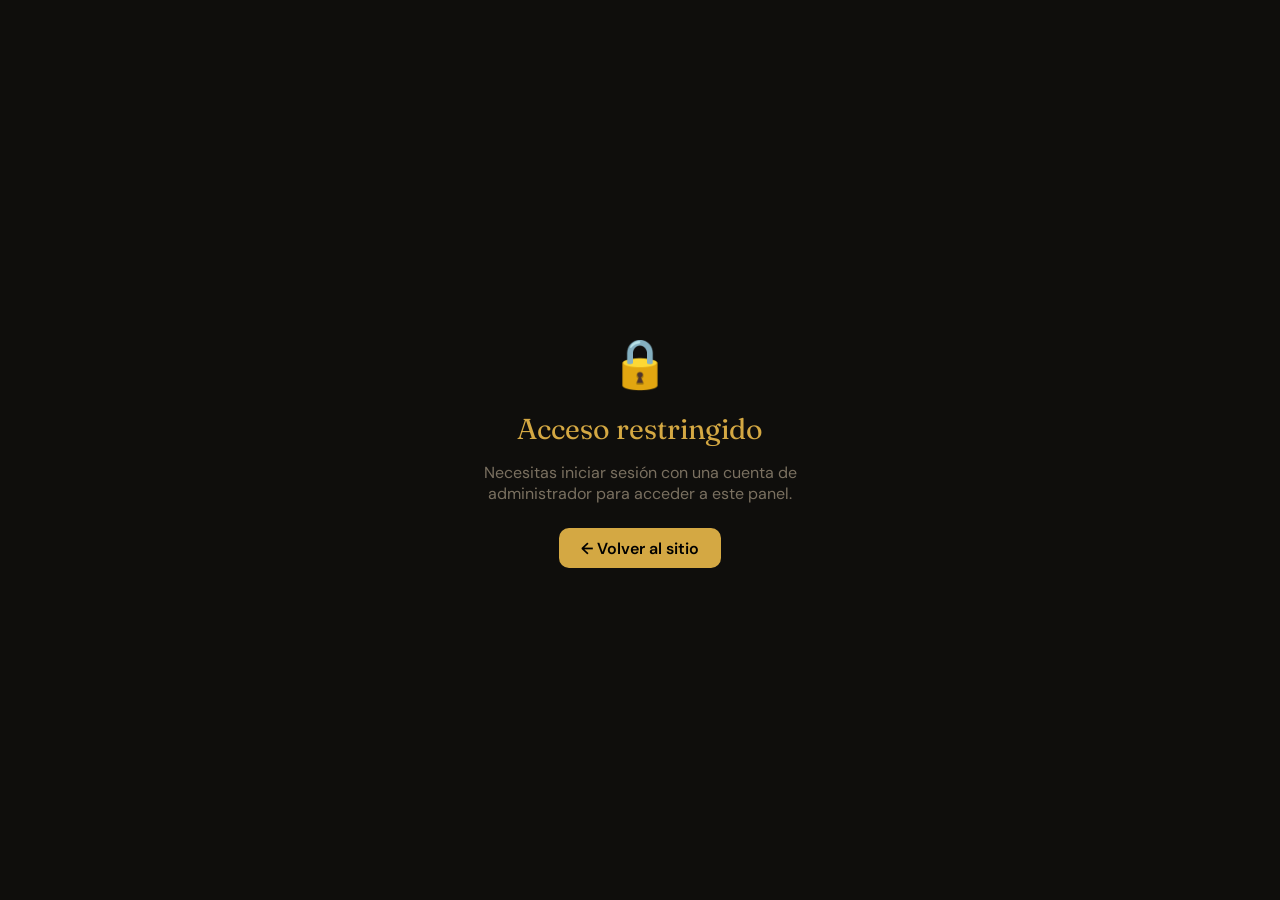
<file: admin.html>
<!DOCTYPE html>
<html lang="es">
<head>
  <meta charset="UTF-8"/>
  <meta name="viewport" content="width=device-width, initial-scale=1.0"/>
  <title>FE Admin — Gestión de Ingredientes</title>
  <link href="https://fonts.googleapis.com/css2?family=Fraunces:ital,wght@0,700;0,900;1,700&family=DM+Sans:wght@300;400;500;600&display=swap" rel="stylesheet"/>
  <style>
    :root {
      --bg:        #0f0e0c;
      --surface:   #1a1814;
      --surface2:  #232018;
      --border:    #2e2b24;
      --gold:      #d4a843;
      --gold-dim:  #8a6c2a;
      --text:      #f0ead8;
      --muted:     #7a7060;
      --available: #3dba6f;
      --agotado:   #e05252;
      --warn:      #e09a2a;
    }

    * { box-sizing: border-box; margin: 0; padding: 0; }

    body {
      background: var(--bg);
      color: var(--text);
      font-family: 'DM Sans', sans-serif;
      min-height: 100vh;
    }

    /* ── TOPBAR ── */
    .topbar {
      display: flex;
      align-items: center;
      justify-content: space-between;
      padding: 1rem 2rem;
      background: var(--surface);
      border-bottom: 1px solid var(--border);
      position: sticky;
      top: 0;
      z-index: 100;
    }
    .topbar-brand {
      font-family: 'Fraunces', serif;
      font-size: 1.4rem;
      color: var(--gold);
      letter-spacing: -.02em;
    }
    .topbar-brand span { color: var(--text); font-style: italic; }
    .topbar-meta {
      font-size: .8rem;
      color: var(--muted);
      display: flex;
      gap: 1.5rem;
      align-items: center;
    }
    .live-dot {
      display: inline-block;
      width: 8px; height: 8px;
      border-radius: 50%;
      background: var(--available);
      animation: pulse 2s infinite;
      margin-right: 5px;
    }
    @keyframes pulse {
      0%,100% { opacity: 1; box-shadow: 0 0 0 0 rgba(61,186,111,.4); }
      50%      { opacity: .7; box-shadow: 0 0 0 6px rgba(61,186,111,0); }
    }
    .btn-back {
      background: var(--surface2);
      border: 1px solid var(--border);
      color: var(--text);
      padding: .45rem 1rem;
      border-radius: 8px;
      cursor: pointer;
      font-size: .85rem;
      font-family: 'DM Sans', sans-serif;
      text-decoration: none;
      transition: background .15s;
    }
    .btn-back:hover { background: var(--border); }

    /* ── MAIN ── */
    .main {
      max-width: 1100px;
      margin: 0 auto;
      padding: 2.5rem 2rem;
    }

    .page-header {
      margin-bottom: 2rem;
    }
    .page-header h1 {
      font-family: 'Fraunces', serif;
      font-size: 2rem;
      color: var(--text);
      font-weight: 900;
    }
    .page-header h1 em { color: var(--gold); font-style: italic; }
    .page-header p { color: var(--muted); margin-top: .4rem; font-size: .9rem; }

    /* ── STATS ── */
    .stats-row {
      display: grid;
      grid-template-columns: repeat(4, 1fr);
      gap: 1rem;
      margin-bottom: 2rem;
    }
    .stat-card {
      background: var(--surface);
      border: 1px solid var(--border);
      border-radius: 12px;
      padding: 1.2rem 1.5rem;
    }
    .stat-label { font-size: .75rem; color: var(--muted); text-transform: uppercase; letter-spacing: .06em; margin-bottom: .4rem; }
    .stat-value { font-family: 'Fraunces', serif; font-size: 2rem; font-weight: 900; color: var(--text); }
    .stat-value.green { color: var(--available); }
    .stat-value.red   { color: var(--agotado);   }
    .stat-value.gold  { color: var(--gold);       }

    /* ── FILTERS ── */
    .filters {
      display: flex;
      gap: .6rem;
      margin-bottom: 1.5rem;
      flex-wrap: wrap;
      align-items: center;
    }
    .filter-btn {
      background: var(--surface);
      border: 1px solid var(--border);
      color: var(--muted);
      padding: .4rem 1rem;
      border-radius: 20px;
      cursor: pointer;
      font-size: .82rem;
      font-family: 'DM Sans', sans-serif;
      transition: all .15s;
    }
    .filter-btn.active {
      background: var(--gold);
      border-color: var(--gold);
      color: #000;
      font-weight: 600;
    }
    .filter-btn:hover:not(.active) { border-color: var(--gold-dim); color: var(--text); }
    .search-box {
      margin-left: auto;
      background: var(--surface);
      border: 1px solid var(--border);
      color: var(--text);
      padding: .4rem 1rem;
      border-radius: 20px;
      font-size: .82rem;
      font-family: 'DM Sans', sans-serif;
      outline: none;
      width: 200px;
      transition: border-color .15s;
    }
    .search-box:focus { border-color: var(--gold-dim); }
    .search-box::placeholder { color: var(--muted); }

    /* ── SECTION TITLE ── */
    .section-title-row {
      display: flex;
      align-items: center;
      gap: 1rem;
      margin-bottom: 1rem;
    }
    .section-pill-admin {
      background: var(--surface2);
      border: 1px solid var(--border);
      color: var(--gold);
      padding: .3rem .9rem;
      border-radius: 20px;
      font-size: .8rem;
      font-weight: 600;
      white-space: nowrap;
    }
    .section-line { flex: 1; height: 1px; background: var(--border); }

    /* ── INGREDIENT GRID ── */
    .ing-grid {
      display: grid;
      grid-template-columns: repeat(auto-fill, minmax(280px, 1fr));
      gap: 1rem;
      margin-bottom: 2.5rem;
    }

    .ing-card {
      background: var(--surface);
      border: 1px solid var(--border);
      border-radius: 14px;
      padding: 1.2rem;
      display: flex;
      align-items: center;
      gap: 1rem;
      transition: border-color .2s, transform .15s;
      position: relative;
      overflow: hidden;
    }
    .ing-card::before {
      content: '';
      position: absolute;
      left: 0; top: 0; bottom: 0;
      width: 3px;
      border-radius: 14px 0 0 14px;
      background: var(--available);
      transition: background .3s;
    }
    .ing-card.agotado::before { background: var(--agotado); }
    .ing-card:hover { border-color: var(--gold-dim); transform: translateY(-2px); }

    .ing-card-emoji {
      font-size: 2rem;
      flex-shrink: 0;
      width: 48px;
      height: 48px;
      background: var(--surface2);
      border-radius: 10px;
      display: flex;
      align-items: center;
      justify-content: center;
      transition: opacity .3s;
    }
    .ing-card.agotado .ing-card-emoji { opacity: .4; filter: grayscale(.8); }

    .ing-card-info { flex: 1; min-width: 0; }
    .ing-card-name {
      font-weight: 600;
      font-size: .95rem;
      color: var(--text);
      transition: opacity .3s;
      white-space: nowrap;
      overflow: hidden;
      text-overflow: ellipsis;
    }
    .ing-card.agotado .ing-card-name { opacity: .55; text-decoration: line-through; }
    .ing-card-price { font-size: .8rem; color: var(--muted); margin-top: 2px; }
    .ing-card-category { font-size: .7rem; color: var(--gold-dim); text-transform: uppercase; letter-spacing: .05em; margin-top: 3px; }
    .ing-card-desc-small { font-size: .73rem; color: var(--muted); margin-top: 3px; line-height: 1.3; }

    .ing-card-status {
      font-size: .7rem;
      font-weight: 600;
      padding: .25rem .65rem;
      border-radius: 20px;
      flex-shrink: 0;
    }
    .ing-card-status.available { background: rgba(61,186,111,.15); color: var(--available); border: 1px solid rgba(61,186,111,.25); }
    .ing-card-status.agotado   { background: rgba(224,82,82,.15);  color: var(--agotado);   border: 1px solid rgba(224,82,82,.25); }

    /* TOGGLE SWITCH */
    .toggle-wrap { display: flex; flex-direction: column; align-items: center; gap: 4px; }
    .toggle {
      position: relative;
      width: 44px; height: 24px;
      cursor: pointer;
      flex-shrink: 0;
    }
    .toggle input { opacity: 0; width: 0; height: 0; }
    .toggle-slider {
      position: absolute;
      inset: 0;
      background: var(--agotado);
      border-radius: 24px;
      transition: background .3s;
    }
    .toggle-slider::before {
      content: '';
      position: absolute;
      width: 18px; height: 18px;
      left: 3px; top: 3px;
      background: white;
      border-radius: 50%;
      transition: transform .3s;
      box-shadow: 0 1px 3px rgba(0,0,0,.4);
    }
    .toggle input:checked + .toggle-slider { background: var(--available); }
    .toggle input:checked + .toggle-slider::before { transform: translateX(20px); }
    .toggle-label { font-size: .65rem; color: var(--muted); }

    /* ── BULK ACTIONS ── */
    .bulk-bar {
      display: flex;
      gap: .8rem;
      margin-bottom: 1.5rem;
      flex-wrap: wrap;
    }
    .bulk-btn {
      background: var(--surface2);
      border: 1px solid var(--border);
      color: var(--text);
      padding: .45rem 1.1rem;
      border-radius: 8px;
      cursor: pointer;
      font-size: .83rem;
      font-family: 'DM Sans', sans-serif;
      transition: all .15s;
      display: flex;
      align-items: center;
      gap: .4rem;
    }
    .bulk-btn:hover { border-color: var(--gold-dim); color: var(--gold); }
    .bulk-btn.danger:hover { border-color: var(--agotado); color: var(--agotado); }

    /* ── ACTIVITY LOG ── */
    .log-section { margin-top: 2.5rem; }
    .log-list {
      background: var(--surface);
      border: 1px solid var(--border);
      border-radius: 12px;
      overflow: hidden;
    }
    .log-item {
      display: flex;
      align-items: center;
      gap: .8rem;
      padding: .75rem 1.2rem;
      border-bottom: 1px solid var(--border);
      font-size: .83rem;
      animation: slideIn .3s ease;
    }
    @keyframes slideIn { from { opacity:0; transform:translateX(-8px); } to { opacity:1; transform:none; } }
    .log-item:last-child { border-bottom: none; }
    .log-dot { width: 8px; height: 8px; border-radius: 50%; flex-shrink: 0; }
    .log-dot.on  { background: var(--available); }
    .log-dot.off { background: var(--agotado);   }
    .log-text { color: var(--text); flex: 1; }
    .log-text span { color: var(--muted); }
    .log-time { color: var(--muted); font-size: .75rem; white-space: nowrap; }
    .log-empty { padding: 1.5rem; text-align: center; color: var(--muted); font-size: .85rem; }

    /* ── TOAST ── */
    #admin-toast {
      position: fixed;
      bottom: 2rem;
      right: 2rem;
      background: var(--surface2);
      border: 1px solid var(--border);
      color: var(--text);
      padding: .75rem 1.4rem;
      border-radius: 10px;
      font-size: .88rem;
      box-shadow: 0 8px 32px rgba(0,0,0,.5);
      opacity: 0;
      transform: translateY(10px);
      transition: all .3s;
      pointer-events: none;
      z-index: 999;
    }
    #admin-toast.show { opacity: 1; transform: none; }

    /* ── RESPONSIVE ── */
    @media (max-width: 768px) {
      .stats-row { grid-template-columns: repeat(2, 1fr); }
      .topbar { padding: .8rem 1rem; }
      .main { padding: 1.5rem 1rem; }
    }
    @media (max-width: 480px) {
      .stats-row { grid-template-columns: 1fr 1fr; }
      .search-box { width: 100%; margin-left: 0; }
    }

    /* ── HIDDEN ── */
    .hidden { display: none !important; }

    /* ══════════════════════════════════════════
       NOTICES PANEL — Avisos personalizados
    ══════════════════════════════════════════ */
    .notices-panel {
      background: var(--surface);
      border: 1.5px solid rgba(212,168,67,.35);
      border-radius: 14px;
      padding: 1.4rem 1.6rem;
      margin-bottom: 2rem;
    }
    .notices-panel-header {
      display: flex;
      align-items: center;
      justify-content: space-between;
      flex-wrap: wrap;
      gap: 1rem;
      margin-bottom: .8rem;
    }
    .notices-panel-title {
      font-family: 'Fraunces', serif;
      font-size: 1.1rem;
      color: var(--text);
      font-weight: 700;
    }
    .notices-panel-title em { color: var(--gold); font-style: italic; }
    .notices-panel-desc { font-size: .82rem; color: var(--muted); margin-bottom: 1.2rem; }

    /* Form de creación */
    .notice-form {
      display: grid;
      grid-template-columns: 1fr 1fr auto;
      gap: .8rem;
      align-items: end;
      margin-bottom: 1.4rem;
      flex-wrap: wrap;
    }
    @media (max-width: 700px) {
      .notice-form { grid-template-columns: 1fr; }
    }
    .notice-field { display: flex; flex-direction: column; gap: .35rem; }
    .notice-field label { font-size: .75rem; color: var(--muted); text-transform: uppercase; letter-spacing: .05em; }
    .notice-input, .notice-select, .notice-textarea {
      background: var(--surface2);
      border: 1px solid var(--border);
      color: var(--text);
      padding: .5rem .9rem;
      border-radius: 8px;
      font-size: .85rem;
      font-family: 'DM Sans', sans-serif;
      outline: none;
      transition: border-color .15s;
      width: 100%;
    }
    .notice-input:focus, .notice-select:focus, .notice-textarea:focus { border-color: var(--gold-dim); }
    .notice-textarea { resize: vertical; min-height: 62px; }
    .notice-form-full { grid-column: 1 / -1; }

    /* Botón añadir */
    .btn-notice-add {
      background: rgba(212,168,67,.12);
      border: 1.5px solid var(--gold);
      color: var(--gold);
      padding: .55rem 1.3rem;
      border-radius: 10px;
      cursor: pointer;
      font-size: .85rem;
      font-family: 'DM Sans', sans-serif;
      font-weight: 600;
      transition: all .2s;
      display: flex;
      align-items: center;
      gap: .4rem;
      align-self: end;
      white-space: nowrap;
    }
    .btn-notice-add:hover { background: rgba(212,168,67,.22); }
    .btn-notice-add:disabled { opacity: .45; cursor: not-allowed; }

    /* Lista de avisos activos */
    .notices-list { display: flex; flex-direction: column; gap: .7rem; }
    .notice-item {
      display: flex;
      align-items: flex-start;
      gap: .9rem;
      background: var(--surface2);
      border: 1px solid var(--border);
      border-radius: 10px;
      padding: .85rem 1rem;
      position: relative;
      overflow: hidden;
      animation: slideIn .3s ease;
    }
    .notice-item::before {
      content: '';
      position: absolute;
      left: 0; top: 0; bottom: 0;
      width: 3px;
      border-radius: 10px 0 0 10px;
    }
    .notice-item[data-type="schedule"]::before { background: var(--warn); }
    .notice-item[data-type="custom"]::before   { background: var(--gold); }
    .notice-item[data-type="closure"]::before  { background: var(--agotado); }

    .notice-item-icon { font-size: 1.4rem; flex-shrink: 0; margin-top: 1px; }
    .notice-item-body { flex: 1; min-width: 0; }
    .notice-item-type {
      font-size: .7rem;
      font-weight: 600;
      text-transform: uppercase;
      letter-spacing: .06em;
      margin-bottom: .2rem;
    }
    .notice-item[data-type="schedule"] .notice-item-type { color: var(--warn); }
    .notice-item[data-type="custom"]   .notice-item-type { color: var(--gold); }
    .notice-item[data-type="closure"]  .notice-item-type { color: var(--agotado); }
    .notice-item-text { font-size: .85rem; color: var(--text); line-height: 1.45; word-break: break-word; }
    .notice-item-meta { font-size: .73rem; color: var(--muted); margin-top: .25rem; }
    .notice-item-meta span { color: var(--muted); }

    .btn-notice-delete {
      background: none;
      border: 1px solid var(--border);
      color: var(--muted);
      width: 28px; height: 28px;
      border-radius: 7px;
      cursor: pointer;
      font-size: .85rem;
      flex-shrink: 0;
      transition: all .15s;
      display: flex;
      align-items: center;
      justify-content: center;
      margin-top: 1px;
    }
    .btn-notice-delete:hover { border-color: var(--agotado); color: var(--agotado); background: rgba(224,82,82,.08); }

    .notices-empty {
      text-align: center;
      color: var(--muted);
      font-size: .85rem;
      padding: 1.2rem;
      background: var(--surface2);
      border: 1px dashed var(--border);
      border-radius: 10px;
    }
    .notices-counter {
      font-size: .78rem;
      color: var(--muted);
      margin-bottom: .8rem;
    }
    .notices-counter strong { color: var(--gold); }

    /* ── SHIFT PANEL ── */
    .shift-panel {
      background: var(--surface);
      border: 1.5px solid var(--warn);
      border-radius: 14px;
      padding: 1.4rem 1.6rem;
      margin-bottom: 2rem;
      position: relative;
    }
    .shift-panel.active-shift {
      border-color: var(--gold);
      background: rgba(212,168,67,.05);
    }
    .shift-panel-header {
      display: flex;
      align-items: center;
      justify-content: space-between;
      flex-wrap: wrap;
      gap: 1rem;
      margin-bottom: .8rem;
    }
    .shift-panel-title {
      font-family: 'Fraunces', serif;
      font-size: 1.1rem;
      color: var(--text);
      font-weight: 700;
    }
    .shift-panel-title em { color: var(--gold); font-style: italic; }
    .shift-panel-desc { font-size: .82rem; color: var(--muted); margin-bottom: 1rem; }

    .shift-controls {
      display: flex;
      gap: .8rem;
      align-items: center;
      flex-wrap: wrap;
    }
    .shift-select {
      background: var(--surface2);
      border: 1px solid var(--border);
      color: var(--text);
      padding: .45rem .9rem;
      border-radius: 8px;
      font-size: .85rem;
      font-family: 'DM Sans', sans-serif;
      cursor: pointer;
      outline: none;
    }
    .shift-select:focus { border-color: var(--gold-dim); }

    .btn-shift-on {
      background: rgba(224,154,42,.12);
      border: 1.5px solid var(--warn);
      color: var(--warn);
      padding: .5rem 1.3rem;
      border-radius: 10px;
      cursor: pointer;
      font-size: .85rem;
      font-family: 'DM Sans', sans-serif;
      font-weight: 600;
      transition: all .2s;
      display: flex;
      align-items: center;
      gap: .4rem;
    }
    .btn-shift-on:hover { background: rgba(224,154,42,.22); }

    .btn-shift-off {
      background: rgba(224,82,82,.1);
      border: 1.5px solid var(--agotado);
      color: var(--agotado);
      padding: .5rem 1.3rem;
      border-radius: 10px;
      cursor: pointer;
      font-size: .85rem;
      font-family: 'DM Sans', sans-serif;
      font-weight: 600;
      transition: all .2s;
      display: flex;
      align-items: center;
      gap: .4rem;
    }
    .btn-shift-off:hover { background: rgba(224,82,82,.2); }

    .shift-status-row {
      margin-top: .8rem;
      display: flex;
      align-items: center;
      gap: .6rem;
      font-size: .82rem;
    }
    .shift-countdown {
      font-family: 'Fraunces', serif;
      font-size: 1.3rem;
      color: var(--warn);
      font-weight: 900;
      letter-spacing: .02em;
    }
    .shift-countdown.urgent { color: var(--agotado); }

    /* ── ORDERS SECTION ── */
    .orders-section { margin-bottom: 2.5rem; }

    .orders-header-row {
      display: flex;
      align-items: center;
      gap: 1rem;
      margin-bottom: 1rem;
    }
    .orders-badge {
      background: var(--gold);
      color: #000;
      font-size: .7rem;
      font-weight: 700;
      padding: .2rem .55rem;
      border-radius: 20px;
      min-width: 20px;
      text-align: center;
    }
    .orders-badge.zero { background: var(--surface2); color: var(--muted); }

    .orders-empty {
      background: var(--surface);
      border: 1px solid var(--border);
      border-radius: 12px;
      padding: 2rem;
      text-align: center;
      color: var(--muted);
      font-size: .88rem;
    }

    .order-card {
      background: var(--surface);
      border: 1px solid var(--border);
      border-radius: 14px;
      padding: 1.2rem 1.4rem;
      margin-bottom: .8rem;
      position: relative;
      overflow: hidden;
      transition: border-color .2s;
      animation: slideIn .3s ease;
    }
    .order-card::before {
      content: '';
      position: absolute;
      left: 0; top: 0; bottom: 0;
      width: 3px;
      border-radius: 14px 0 0 14px;
      background: var(--warn);
    }
    .order-card.done::before { background: var(--available); }
    .order-card.done { opacity: .55; }

    .order-card-top {
      display: flex;
      align-items: flex-start;
      justify-content: space-between;
      gap: 1rem;
      flex-wrap: wrap;
    }
    .order-num {
      font-family: 'Fraunces', serif;
      font-size: 1.2rem;
      font-weight: 900;
      color: var(--gold);
    }
    .order-meta {
      font-size: .75rem;
      color: var(--muted);
      margin-top: .25rem;
      display: flex;
      gap: .8rem;
      flex-wrap: wrap;
    }
    .order-meta-pill {
      background: var(--surface2);
      border: 1px solid var(--border);
      padding: .18rem .65rem;
      border-radius: 20px;
      font-size: .72rem;
      color: var(--text);
    }
    .order-meta-pill.delivery { border-color: rgba(212,168,67,.3); color: var(--gold); }

    .order-items {
      margin-top: .8rem;
      display: flex;
      flex-direction: column;
      gap: .4rem;
    }
    .order-item-row {
      display: flex;
      align-items: baseline;
      gap: .5rem;
      font-size: .83rem;
    }
    .order-item-qty {
      font-weight: 700;
      color: var(--gold);
      min-width: 18px;
    }
    .order-item-name { color: var(--text); font-weight: 600; }
    .order-item-detail { color: var(--muted); font-size: .74rem; }

    .order-total {
      margin-top: .75rem;
      padding-top: .75rem;
      border-top: 1px solid var(--border);
      display: flex;
      align-items: center;
      justify-content: space-between;
      flex-wrap: wrap;
      gap: .5rem;
    }
    .order-total-val {
      font-family: 'Fraunces', serif;
      font-size: 1.1rem;
      font-weight: 900;
      color: var(--text);
    }

    .btn-ready {
      background: rgba(61,186,111,.12);
      border: 1.5px solid var(--available);
      color: var(--available);
      padding: .5rem 1.2rem;
      border-radius: 10px;
      cursor: pointer;
      font-size: .83rem;
      font-family: 'DM Sans', sans-serif;
      font-weight: 600;
      transition: all .2s;
      display: flex;
      align-items: center;
      gap: .4rem;
    }
    .btn-ready:hover { background: rgba(61,186,111,.22); transform: translateY(-1px); }
    .btn-ready:disabled {
      background: var(--surface2);
      border-color: var(--border);
      color: var(--muted);
      cursor: default;
      transform: none;
    }

    .order-status-done {
      font-size: .78rem;
      color: var(--available);
      font-weight: 600;
      display: flex;
      align-items: center;
      gap: .3rem;
    }

    .orders-actions {
      display: flex;
      gap: .6rem;
      margin-bottom: 1rem;
      flex-wrap: wrap;
    }
    .orders-filter-btn {
      background: var(--surface);
      border: 1px solid var(--border);
      color: var(--muted);
      padding: .35rem .9rem;
      border-radius: 20px;
      cursor: pointer;
      font-size: .8rem;
      font-family: 'DM Sans', sans-serif;
      transition: all .15s;
    }
    .orders-filter-btn.active {
      background: var(--gold);
      border-color: var(--gold);
      color: #000;
      font-weight: 600;
    }
  </style>
</head>
<body>

<div class="topbar">
  <div class="topbar-brand">FE <span>Admin</span></div>
  <div class="topbar-meta">
    <span><span class="live-dot"></span>Cambios en tiempo real</span>
    <span id="last-update">—</span>
  </div>
  <a href="index.html" class="btn-back">← Volver al sitio</a>
</div>

<div class="main">

  <div class="page-header">
    <h1>Gestión de <em>ingredientes</em></h1>
    <p>Activa o desactiva ingredientes. Los cambios se reflejan al instante en el menú para los clientes.</p>
  </div>

  <!-- ══════════════════════════════════════════
       AVISOS PERSONALIZADOS
  ══════════════════════════════════════════ -->
  <div class="notices-panel" id="notices-panel-admin">
    <div class="notices-panel-header">
      <div class="notices-panel-title">📢 Avisos para <em>clientes</em></div>
      <span class="section-pill-admin" id="notices-status-pill">● Sin avisos activos</span>
    </div>
    <p class="notices-panel-desc">
      Los avisos aparecen como banners en la parte superior del sitio. Puedes tener hasta 3 activos simultáneamente.
    </p>

    <!-- Form -->
    <div class="notice-form" id="notice-form">
      <div class="notice-field">
        <label>Tipo de aviso</label>
        <select class="notice-select" id="notice-type" onchange="updateNoticeIcon()">
          <option value="schedule">⏰ Horario especial / Cierre temporal</option>
          <option value="custom">📌 Aviso libre</option>
        </select>
      </div>
      <div class="notice-field">
        <label>Emoji / Ícono</label>
        <input class="notice-input" id="notice-icon" type="text" maxlength="2" placeholder="⏰" style="max-width:80px;text-align:center;font-size:1.2rem;">
      </div>
      <div class="notice-field notice-form-full">
        <label>Mensaje <span style="font-style:normal;text-transform:none;letter-spacing:0;color:var(--muted);font-weight:400">(máx. 160 caracteres)</span></label>
        <input class="notice-input" id="notice-text" type="text" maxlength="160" placeholder="Hoy cerramos a las 20:00 — ¡gracias por su preferencia!">
      </div>
      <div class="notice-field notice-form-full" style="display:flex;justify-content:space-between;align-items:center;flex-wrap:wrap;gap:.6rem">
        <span style="font-size:.78rem;color:var(--muted)" id="notice-char-count">0 / 160 caracteres</span>
        <button class="btn-notice-add" id="btn-notice-add" onclick="addNotice()">📢 Publicar aviso</button>
      </div>
    </div>

    <!-- Lista activos -->
    <div id="notices-counter-row" class="notices-counter" style="display:none">
      Avisos activos: <strong id="notices-active-count">0</strong> / 3
    </div>
    <div class="notices-list" id="notices-list">
      <div class="notices-empty">No hay avisos activos. Los clientes verán el sitio sin banners.</div>
    </div>
  </div>

  <!-- CAMBIO DE TURNO -->
  <div class="shift-panel" id="shift-panel-admin">
    <div class="shift-panel-header">
      <div class="shift-panel-title">⏳ Cambio de <em>turno</em></div>
      <span class="section-pill-admin" id="shift-status-pill" style="background:var(--surface2);color:var(--muted)">● Sin aviso activo</span>
    </div>
    <p class="shift-panel-desc">
      Activa el aviso cuando estés cambiando de turno. Los clientes seguirán pudiendo pedir, pero verán un banner informativo con el tiempo extra estimado.
    </p>
    <div class="shift-controls">
      <label style="font-size:.82rem;color:var(--muted)">Tiempo extra estimado:</label>
      <select class="shift-select" id="shift-extra-min">
        <option value="10">+10 min</option>
        <option value="15">+15 min</option>
        <option value="20" selected>+20 min</option>
        <option value="30">+30 min</option>
        <option value="45">+45 min</option>
      </select>
      <label style="font-size:.82rem;color:var(--muted)">Duración del aviso:</label>
      <select class="shift-select" id="shift-duration-min">
        <option value="10">10 min</option>
        <option value="15">15 min</option>
        <option value="20" selected>20 min</option>
        <option value="30">30 min</option>
        <option value="60">60 min</option>
      </select>
      <button class="btn-shift-on" id="btn-shift-activate" onclick="activateShift()">⏳ Activar aviso de turno</button>
      <button class="btn-shift-off" id="btn-shift-deactivate" onclick="deactivateShift()" style="display:none">✕ Desactivar aviso</button>
    </div>
    <div class="shift-status-row" id="shift-status-row" style="display:none">
      <span style="color:var(--muted)">Aviso activo — se desactiva en:</span>
      <span class="shift-countdown" id="shift-countdown-admin">00:00</span>
    </div>
  </div>

  <!-- PEDIDOS -->
  <div class="orders-section">
    <div class="orders-header-row">
      <div class="section-pill-admin">🧾 Pedidos entrantes</div>
      <span class="orders-badge zero" id="orders-count-badge">0</span>
      <div class="section-line"></div>
    </div>
    <div class="orders-actions">
      <button class="orders-filter-btn active" onclick="setOrdersFilter('pending', this)">⏳ Pendientes</button>
      <button class="orders-filter-btn" onclick="setOrdersFilter('done', this)">✅ Completados</button>
      <button class="orders-filter-btn" onclick="setOrdersFilter('all', this)">Todos</button>
    </div>
    <div id="orders-list">
      <div class="orders-empty">Aún no hay pedidos. Cuando un cliente confirme uno, aparecerá aquí automáticamente.</div>
    </div>
  </div>

  <!-- STATS -->
  <div class="stats-row">
    <div class="stat-card">
      <div class="stat-label">Total ingredientes</div>
      <div class="stat-value gold" id="stat-total">—</div>
    </div>
    <div class="stat-card">
      <div class="stat-label">Disponibles</div>
      <div class="stat-value green" id="stat-available">—</div>
    </div>
    <div class="stat-card">
      <div class="stat-label">Agotados</div>
      <div class="stat-value red" id="stat-agotado">—</div>
    </div>
    <div class="stat-card">
      <div class="stat-label">Pedidos pendientes</div>
      <div class="stat-value gold" id="stat-orders">0</div>
    </div>
  </div>

  <!-- FILTERS & SEARCH -->
  <div class="filters">
    <button class="filter-btn active" data-filter="all" onclick="setFilter('all', this)">Todos</button>
    <button class="filter-btn" data-filter="available" onclick="setFilter('available', this)">✅ Disponibles</button>
    <button class="filter-btn" data-filter="agotado" onclick="setFilter('agotado', this)">❌ Agotados</button>
    <button class="filter-btn" data-filter="extras" onclick="setFilter('extras', this)">🍖 Extras</button>
    <button class="filter-btn" data-filter="sauces" onclick="setFilter('sauces', this)">🥫 Salsas</button>
    <button class="filter-btn" data-filter="postre" onclick="setFilter('postre', this)">🍰 Postres</button>
    <button class="filter-btn" data-filter="bebida" onclick="setFilter('bebida', this)">🥤 Bebidas</button>
    <input class="search-box" id="search-input" placeholder="🔍 Buscar..." oninput="renderAll()">
  </div>

  <!-- BULK ACTIONS -->
  <div class="bulk-bar">
    <button class="bulk-btn" onclick="setAll(true)">✅ Ingredientes: todo disponible</button>
    <button class="bulk-btn danger" onclick="setAll(false)">❌ Ingredientes: todo agotado</button>
    <button class="bulk-btn" onclick="setAllMenu(true)">✅ Platos: todo disponible</button>
    <button class="bulk-btn danger" onclick="setAllMenu(false)">❌ Platos: todo agotado</button>
    <button class="bulk-btn" onclick="setCategoryMenu('bebida', true)">✅ Bebidas: todo disponible</button>
    <button class="bulk-btn danger" onclick="setCategoryMenu('bebida', false)">❌ Bebidas: todo agotado</button>
  </div>

  <!-- MENÚ: SANDWICHES Y POSTRES -->
  <div id="section-menu-catalog">
    <div class="section-title-row" style="margin-bottom:.5rem">
      <div class="section-pill-admin">🥪 Sandwiches &amp; Postres</div>
      <div class="section-line"></div>
    </div>
    <div id="menu-catalog-sections"></div>
  </div>

  <!-- EXTRAS -->
  <div id="section-extras">
    <div class="section-title-row">
      <div class="section-pill-admin">🍖 Ingredientes extras</div>
      <div class="section-line"></div>
    </div>
    <div class="ing-grid" id="grid-extras"></div>
  </div>

  <!-- SAUCES -->
  <div id="section-sauces">
    <div class="section-title-row">
      <div class="section-pill-admin">🥫 Salsas</div>
      <div class="section-line"></div>
    </div>
    <div class="ing-grid" id="grid-sauces"></div>
  </div>

  <!-- ACTIVITY LOG -->
  <div class="log-section">
    <div class="section-title-row">
      <div class="section-pill-admin">📋 Actividad reciente</div>
      <div class="section-line"></div>
    </div>
    <div class="log-list" id="activity-log">
      <div class="log-empty">No hay cambios aún en esta sesión.</div>
    </div>
  </div>

</div>

<div id="admin-toast"></div>

<script>
/* ══════════════════════════════════════════
   GUARDIA DE SESIÓN ADMIN
══════════════════════════════════════════ */
(function() {
  let blocked = false;
  try {
    const s = JSON.parse(localStorage.getItem('fe_session'));
    if (!s || s.expire <= Date.now() || !s.isAdmin) blocked = true;
  } catch(e) {
    blocked = true;
  }
  if (blocked) {
    document.body.innerHTML = `
      <div style="min-height:100vh;display:flex;flex-direction:column;align-items:center;justify-content:center;background:#0f0e0c;font-family:'DM Sans',sans-serif;color:#f0ead8;gap:1rem;text-align:center;padding:2rem">
        <div style="font-size:3rem">🔒</div>
        <div style="font-family:'Fraunces',serif;font-size:1.8rem;color:#d4a843">Acceso restringido</div>
        <div style="color:#7a7060;max-width:320px">Necesitas iniciar sesión con una cuenta de administrador para acceder a este panel.</div>
        <a href="index.html" style="margin-top:.5rem;background:#d4a843;color:#000;padding:.6rem 1.4rem;border-radius:10px;text-decoration:none;font-weight:600">← Volver al sitio</a>
      </div>`;
    document.querySelectorAll('script:not([src])').forEach(s => s.remove());
  }
})();

/* ══════════════════════════════════════════
   DATA — espejada con app.js
══════════════════════════════════════════ */
/* ══════════════════════════════════════════
   CATÁLOGO — Sandwiches y postres
══════════════════════════════════════════ */
const MENU_ITEMS = [
  // Huevo
  { id:'sandwich-huevo-1',    emoji:'🥚', name:'Clásico de huevo',       desc:'Con huevo, queso y tocino.',              price:2500, category:'huevo'    },
  { id:'sandwich-huevo-2',    emoji:'🥚', name:'Huevo y Palta',           desc:'Huevo frito con palta cremosa y queso.',  price:2500, category:'huevo'    },
  { id:'sandwich-huevo-3',    emoji:'🥚', name:'Huevo y Tocino',          desc:'Con huevo y tocino.',                     price:2000, category:'huevo'    },
  { id:'sandwich-huevo-4',    emoji:'🥚', name:'Huevo y Queso',           desc:'Con huevo y queso.',                      price:2000, category:'huevo'    },
  { id:'sandwich-huevo-5',    emoji:'🥚', name:'Huevo y Ciboulette',      desc:'Con huevo y ciboulette.',                 price:1500, category:'huevo'    },
  // Mechada
  { id:'sandwich-mechada-1',  emoji:'🥩', name:'Mechada clásica',      desc:'Con mechada y 2 huevos fritos.',                             price:3000, category:'mechada'  },
  { id:'sandwich-mechada-2',  emoji:'🥩', name:'Mechada abundante',    desc:'Con mechada, porotos verdes, tomate, aji verde y mayonesa.',  price:4500, category:'mechada'  },
  { id:'sandwich-mechada-3',  emoji:'🥩', name:'Mechada dorada',       desc:'Con cebolla caramelizada y queso derretido.',                price:3500, category:'mechada'  },
  { id:'sandwich-mechada-4',  emoji:'🥩', name:'Mechada verde',        desc:'Con palta, tomate y mayonesa.',                              price:3500, category:'mechada'  },
  { id:'sandwich-mechada-5',  emoji:'🥩', name:'Mechada del bosque',   desc:'Con champiñones salteados y queso.',                         price:3500, category:'mechada'  },
  { id:'sandwich-mechada-6',  emoji:'🥩', name:'Mechada simple',       desc:'La base perfecta: mechada y queso, nada más.',               price:3000, category:'mechada'  },

  // Personalizado
  { id:'sandwich-custom',     emoji:'🛠', name:'Sandwich Personalizado',  desc:'Arma tu sandwich desde cero.',            price:3000, category:'custom'   },
  // Postres
  { id:'postre-alfajor',      emoji:'🍪', name:'Alfajor',                 desc:'Alfajor artesanal de maicena con manjar.', price:1000, category:'postre'  },
  { id:'postre-cuchufli',     emoji:'🍫', name:'Cuchufli',                desc:'Tres cuchufli rellenos de manjar.',       price:1000, category:'postre'   },
  // Bebidas
  { id:'bebida-agua', emoji:'💧', name:'Agua', desc:'Cachantun, Benedictino, Vital.', price:700, category:'bebida' },
  { id:'bebida-jugo', emoji:'🍊', name:'Jugo', desc:'Watts, Ades — varios sabores.', price:700, category:'bebida' },
  { id:'bebida-cola', emoji:'🥤', name:'Bebida con azúcar', desc:'Coca-Cola, Sprite, Fanta, Pepsi.', price:1200, category:'bebida' },
  { id:'bebida-zero', emoji:'🫙', name:'Bebida sin azúcar', desc:'Coca-Cola Zero, Sprite Zero, Pepsi Black.', price:1200, category:'bebida' },
];

const MENU_STORAGE_KEY = 'fe_menu_inventory';

const EXTRAS_DATA = [
  { id:'bacon',   emoji:'🥓', name:'Bacon',               price:990,  category:'extras' },
  { id:'vacuno',  emoji:'🥩', name:'Carne mechada',        price:1200, category:'extras' },
  { id:'lomito',  emoji:'🐷', name:'Lomito',               price:1300, category:'extras' },
  { id:'pollo',   emoji:'🍗', name:'Pollo apanado',        price:1100, category:'extras' },
  { id:'huevo',   emoji:'🥚', name:'Huevo frito',          price:500,  category:'extras' },
  { id:'palta',   emoji:'🥑', name:'Palta',                price:600,  category:'extras' },
  { id:'queso',   emoji:'🧀', name:'Queso extra',          price:400,  category:'extras' },
  { id:'pepino',  emoji:'🥒', name:'Pepino',               price:200,  category:'extras' },
  { id:'choclo',  emoji:'🌽', name:'Choclo',               price:300,  category:'extras' },
  { id:'cebolla', emoji:'🧅', name:'Cebolla caramelizada', price:400,  category:'extras' },
  { id:'champi',  emoji:'🍄', name:'Champiñones',          price:500,  category:'extras' },
  { id:'tomate',  emoji:'🍅', name:'Tomate',                 price:200,  category:'extras'  },
  { id:'huevo frito', emoji:'🍳', name:'Huevo Frito',        price:350,  category:'extras'  }
  ];  

const SAUCES_DATA = [
  { id:'mayo',        emoji:'🤍', name:'Mayonesa',      price:0,   category:'sauces' },
  { id:'ketchup',     emoji:'❤️',  name:'Ketchup',       price:0,   category:'sauces' },
  { id:'mostaza',     emoji:'💛', name:'Mostaza',       price:0,   category:'sauces' },
  { id:'mayo-ajo',    emoji:'🧄', name:'Mayo ajo',      price:200, category:'sauces' },
  { id:'bbq',         emoji:'🟤', name:'BBQ',           price:200, category:'sauces' },
  { id:'picante',     emoji:'🌶️', name:'Salsa picante', price:200, category:'sauces' },
  { id:'chimichurri', emoji:'🌿', name:'Chimichurri',   price:300, category:'sauces' },
];

const ALL_ITEMS = [...EXTRAS_DATA, ...SAUCES_DATA];
const STORAGE_KEY = 'fe_inventory';
const LOG_KEY     = 'fe_inventory_log';

/* ══════════════════════════════════════════
   STATE
══════════════════════════════════════════ */
let inventory  = {};   // ingredientes { id: true/false }
let menuInventory = {}; // platos { id: true/false }
let activityLog = [];
let changesCount = 0;
let currentFilter = 'all';

function loadInventory() {
  try {
    const saved = localStorage.getItem(STORAGE_KEY);
    if (saved) {
      inventory = JSON.parse(saved);
    } else {
      ALL_ITEMS.forEach(i => { inventory[i.id] = true; });
      saveInventory();
    }
  } catch {
    ALL_ITEMS.forEach(i => { inventory[i.id] = true; });
  }
  try {
    const saved2 = localStorage.getItem(MENU_STORAGE_KEY);
    if (saved2) {
      menuInventory = JSON.parse(saved2);
    } else {
      MENU_ITEMS.forEach(i => { menuInventory[i.id] = true; });
      saveMenuInventory();
    }
  } catch {
    MENU_ITEMS.forEach(i => { menuInventory[i.id] = true; });
  }
}

function saveMenuInventory() {
  localStorage.setItem(MENU_STORAGE_KEY, JSON.stringify(menuInventory));
  updateLastUpdate();
}

function updateLastUpdate() {
  document.getElementById('last-update').textContent =
    'Actualizado ' + new Date().toLocaleTimeString('es-CL', { hour:'2-digit', minute:'2-digit', second:'2-digit' });
}

function saveInventory() {
  localStorage.setItem(STORAGE_KEY, JSON.stringify(inventory));
  updateLastUpdate();
}

/* ══════════════════════════════════════════
   TOGGLE MENU ITEMS
══════════════════════════════════════════ */
function toggleMenuItem(id) {
  menuInventory[id] = !menuInventory[id];
  saveMenuInventory();
  logMenuChange(id, menuInventory[id]);
  changesCount++;
  updateStats();
  renderMenuGrid();
  const item = MENU_ITEMS.find(i => i.id === id);
  showAdminToast(`${item.emoji} ${item.name}: ${menuInventory[id] ? '✅ Disponible' : '❌ Agotado'}`);
}

function setAllMenu(value) {
  MENU_ITEMS.forEach(i => { menuInventory[i.id] = value; });
  saveMenuInventory();
  changesCount++;
  updateStats();
  renderMenuGrid();
  showAdminToast(value ? '✅ Todos los platos disponibles' : '❌ Todos los platos agotados');
  logMenuChange('ALL_MENU', value);
}

function logMenuChange(id, value) {
  const el = document.getElementById('activity-log');
  const now = new Date().toLocaleTimeString('es-CL', { hour:'2-digit', minute:'2-digit', second:'2-digit' });
  let text;
  if (id === 'ALL_MENU') {
    text = `<span>Acción masiva (menú):</span> todos los platos marcados como <strong>${value ? 'disponibles' : 'agotados'}</strong>`;
  } else {
    const item = MENU_ITEMS.find(i => i.id === id);
    text = `${item.emoji} <strong>${item.name}</strong> marcado como <span>${value ? 'disponible' : 'agotado'}</span>`;
  }
  const entry = document.createElement('div');
  entry.className = 'log-item';
  entry.innerHTML = `<div class="log-dot ${value ? 'on' : 'off'}"></div><div class="log-text">${text}</div><div class="log-time">${now}</div>`;
  const empty = el.querySelector('.log-empty');
  if (empty) empty.remove();
  el.prepend(entry);
  const entries = el.querySelectorAll('.log-item');
  if (entries.length > 20) entries[entries.length - 1].remove();
}

/* ══════════════════════════════════════════
   RENDER MENU GRID
══════════════════════════════════════════ */
const CATEGORY_LABELS = {
  huevo:   '🥚 Menú de huevo',
  mechada: '🥩 Menú mechada',
  custom:  '🛠 Personalizado',
  postre:  '🍰 Postres',
  bebida: '🥤 Bebidas',
};

function renderMenuGrid() {
  const search = document.getElementById('search-input').value.toLowerCase();
  const categories = ['huevo','mechada','custom','postre','bebida'];
  const container  = document.getElementById('menu-catalog-sections');
  container.innerHTML = '';

  categories.forEach(cat => {
    let items = MENU_ITEMS.filter(i => i.category === cat);
    if (search) items = items.filter(i => i.name.toLowerCase().includes(search) || i.emoji.includes(search));
    if (currentFilter === 'available') items = items.filter(i => menuInventory[i.id]);
    if (currentFilter === 'agotado')   items = items.filter(i => !menuInventory[i.id]);
    if (currentFilter === 'postre' && cat !== 'postre') return;
    if (currentFilter === 'bebida' && cat !== 'bebida') return;
    if (currentFilter === 'extras' || currentFilter === 'sauces') return;
    if (!items.length) return;

    const section = document.createElement('div');
    section.innerHTML = `
      <div class="section-title-row">
        <div class="section-pill-admin">${CATEGORY_LABELS[cat]}</div>
        <div class="section-line"></div>
      </div>
      <div class="ing-grid">
        ${items.map(item => {
          const avail = menuInventory[item.id];
          const price = `$${item.price.toLocaleString('es-CL')}`;
          return `
            <div class="ing-card ${avail ? '' : 'agotado'}">
              <div class="ing-card-emoji">${item.emoji}</div>
              <div class="ing-card-info">
                <div class="ing-card-name">${item.name}</div>
                <div class="ing-card-price">${price}</div>
                <div class="ing-card-desc-small">${item.desc}</div>
              </div>
              <span class="ing-card-status ${avail ? 'available' : 'agotado'}">
                ${avail ? '● Disponible' : '● Agotado'}
              </span>
              <div class="toggle-wrap">
                <label class="toggle">
                  <input type="checkbox" ${avail ? 'checked' : ''} onchange="toggleMenuItem('${item.id}')">
                  <div class="toggle-slider"></div>
                </label>
              </div>
            </div>
          `;
        }).join('')}
      </div>
    `;
    container.appendChild(section);
  });
}

function setCategoryMenu(cat, value) {
  MENU_ITEMS.filter(i => i.category === cat).forEach(i => { menuInventory[i.id] = value; });
  saveMenuInventory();
  changesCount++;
  updateStats();
  renderMenuGrid();
  const catLabel = CATEGORY_LABELS[cat] || cat;
  showAdminToast(`${catLabel}: todos ${value ? '✅ disponibles' : '❌ agotados'}`);
  logMenuChange('CAT_' + cat.toUpperCase(), value);
}

/* ══════════════════════════════════════════
   TOGGLE INGREDIENT ITEMS
══════════════════════════════════════════ */
function toggleItem(id) {
  const prev = inventory[id];
  inventory[id] = !prev;
  saveInventory();
  logChange(id, inventory[id]);
  changesCount++;
  updateStats();
  renderAll();
  const item = ALL_ITEMS.find(i => i.id === id);
  showAdminToast(`${item.emoji} ${item.name}: ${inventory[id] ? '✅ Disponible' : '❌ Agotado'}`);
}

function setAll(value) {
  ALL_ITEMS.forEach(i => { inventory[i.id] = value; });
  saveInventory();
  changesCount++;
  updateStats();
  renderAll();
  showAdminToast(value ? '✅ Todos los ingredientes disponibles' : '❌ Todos los ingredientes agotados');
  logChange('ALL', value);
}

function setCategory(cat, value) {
  ALL_ITEMS.filter(i => i.category === cat).forEach(i => { inventory[i.id] = value; });
  saveInventory();
  changesCount++;
  updateStats();
  renderAll();
  const catLabel = cat === 'extras' ? '🍖 Extras' : '🥫 Salsas';
  showAdminToast(`${catLabel}: todos ${value ? '✅ disponibles' : '❌ agotados'}`);
}

/* ══════════════════════════════════════════
   RENDER
══════════════════════════════════════════ */
function renderAll() {
  const search = document.getElementById('search-input').value.toLowerCase();

  const filterItems = (items) => items.filter(item => {
    const matchSearch = !search || item.name.toLowerCase().includes(search) || item.emoji.includes(search);
    const matchFilter =
      currentFilter === 'all'       ? true :
      currentFilter === 'available' ? inventory[item.id] :
      currentFilter === 'agotado'   ? !inventory[item.id] :
      currentFilter === item.category;
    return matchSearch && matchFilter;
  });

  renderGrid('grid-extras', filterItems(EXTRAS_DATA));
  renderGrid('grid-sauces', filterItems(SAUCES_DATA));
  renderMenuGrid();

  const extrasFiltered = filterItems(EXTRAS_DATA);
  const saucesFiltered = filterItems(SAUCES_DATA);
  document.getElementById('section-extras').classList.toggle('hidden', extrasFiltered.length === 0);
  document.getElementById('section-sauces').classList.toggle('hidden', saucesFiltered.length === 0);
}

function renderGrid(containerId, items) {
  const el = document.getElementById(containerId);
  if (!items.length) { el.innerHTML = ''; return; }

  el.innerHTML = items.map(item => {
    const avail = inventory[item.id];
    const price = item.price > 0 ? `+$${item.price.toLocaleString('es-CL')}` : 'Gratis';
    return `
      <div class="ing-card ${avail ? '' : 'agotado'}">
        <div class="ing-card-emoji">${item.emoji}</div>
        <div class="ing-card-info">
          <div class="ing-card-name">${item.name}</div>
          <div class="ing-card-price">${price}</div>
          <div class="ing-card-category">${item.category === 'extras' ? 'Ingrediente extra' : 'Salsa'}</div>
        </div>
        <span class="ing-card-status ${avail ? 'available' : 'agotado'}">
          ${avail ? '● Disponible' : '● Agotado'}
        </span>
        <div class="toggle-wrap">
          <label class="toggle">
            <input type="checkbox" ${avail ? 'checked' : ''} onchange="toggleItem('${item.id}')">
            <div class="toggle-slider"></div>
          </label>
        </div>
      </div>
    `;
  }).join('');
}

/* ══════════════════════════════════════════
   STATS
══════════════════════════════════════════ */
function updateStats() {
  const allItems   = [...ALL_ITEMS, ...MENU_ITEMS];
  const allInv     = { ...inventory, ...menuInventory };
  const total      = allItems.length;
  const available  = allItems.filter(i => allInv[i.id]).length;
  const agotado    = total - available;
  const pending    = (JSON.parse(localStorage.getItem(ORDERS_KEY) || '[]')).filter(o => o.status === 'pending').length;
  document.getElementById('stat-total').textContent     = total;
  document.getElementById('stat-available').textContent = available;
  document.getElementById('stat-agotado').textContent   = agotado;
  document.getElementById('stat-orders').textContent    = pending;
}

/* ══════════════════════════════════════════
   ACTIVITY LOG
══════════════════════════════════════════ */
function logChange(id, value) {
  const el = document.getElementById('activity-log');
  const now = new Date().toLocaleTimeString('es-CL', { hour:'2-digit', minute:'2-digit', second:'2-digit' });

  let text;
  if (id === 'ALL') {
    text = `<span>Acción masiva:</span> todos los ingredientes marcados como <strong>${value ? 'disponibles' : 'agotados'}</strong>`;
  } else {
    const item = ALL_ITEMS.find(i => i.id === id);
    text = `${item.emoji} <strong>${item.name}</strong> marcado como <span>${value ? 'disponible' : 'agotado'}</span>`;
  }

  const entry = document.createElement('div');
  entry.className = 'log-item';
  entry.innerHTML = `
    <div class="log-dot ${value ? 'on' : 'off'}"></div>
    <div class="log-text">${text}</div>
    <div class="log-time">${now}</div>
  `;

  // Remove placeholder if present
  const empty = el.querySelector('.log-empty');
  if (empty) empty.remove();

  el.prepend(entry);

  // Keep max 20 entries
  const entries = el.querySelectorAll('.log-item');
  if (entries.length > 20) entries[entries.length - 1].remove();
}

/* ══════════════════════════════════════════
   FILTER
══════════════════════════════════════════ */
function setFilter(filter, btn) {
  currentFilter = filter;
  document.querySelectorAll('.filter-btn').forEach(b => b.classList.remove('active'));
  btn.classList.add('active');
  renderAll();
}

/* ══════════════════════════════════════════
   TOAST
══════════════════════════════════════════ */
let toastTimer;
function showAdminToast(msg) {
  const t = document.getElementById('admin-toast');
  t.textContent = msg;
  t.classList.add('show');
  clearTimeout(toastTimer);
  toastTimer = setTimeout(() => t.classList.remove('show'), 2800);
}

/* ══════════════════════════════════════════
   CAMBIO DE TURNO
══════════════════════════════════════════ */
const SHIFT_KEY = 'fe_shift_change';
let shiftCountdownTimer = null;

function getAdminShiftState() {
  try {
    const raw = localStorage.getItem(SHIFT_KEY);
    if (!raw) return null;
    const data = JSON.parse(raw);
    if (data.expiresAt && Date.now() > data.expiresAt) {
      localStorage.removeItem(SHIFT_KEY);
      return null;
    }
    return data;
  } catch { return null; }
}

function activateShift() {
  const extraMin    = parseInt(document.getElementById('shift-extra-min').value);
  const durationMin = parseInt(document.getElementById('shift-duration-min').value);
  const expiresAt   = Date.now() + durationMin * 60 * 1000;

  const data = { active: true, extraMinutes: extraMin, durationMinutes: durationMin, expiresAt, startedAt: Date.now() };
  localStorage.setItem(SHIFT_KEY, JSON.stringify(data));

  renderShiftPanel(data);
  changesCount++;
  updateStats();
  showAdminToast(`⏳ Aviso de turno activado — +${extraMin} min extra por ${durationMin} min`);
  logShiftChange(true, extraMin, durationMin);
}

function deactivateShift() {
  localStorage.removeItem(SHIFT_KEY);
  clearInterval(shiftCountdownTimer);
  renderShiftPanel(null);
  changesCount++;
  updateStats();
  showAdminToast('✅ Aviso de cambio de turno desactivado');
  logShiftChange(false);
}

function renderShiftPanel(state) {
  const panel     = document.getElementById('shift-panel-admin');
  const pill      = document.getElementById('shift-status-pill');
  const btnOn     = document.getElementById('btn-shift-activate');
  const btnOff    = document.getElementById('btn-shift-deactivate');
  const statusRow = document.getElementById('shift-status-row');

  clearInterval(shiftCountdownTimer);

  if (state && state.active) {
    panel.classList.add('active-shift');
    pill.style.background = 'rgba(212,168,67,.15)';
    pill.style.color      = 'var(--gold)';
    pill.style.borderColor = 'rgba(212,168,67,.4)';
    pill.textContent = '● Aviso activo';
    btnOn.style.display  = 'none';
    btnOff.style.display = 'flex';
    statusRow.style.display = 'flex';

    // Countdown
    shiftCountdownTimer = setInterval(() => {
      const remaining = Math.max(0, state.expiresAt - Date.now());
      const el = document.getElementById('shift-countdown-admin');
      if (!el) { clearInterval(shiftCountdownTimer); return; }
      const m = Math.floor(remaining / 60000);
      const s = Math.floor((remaining % 60000) / 1000);
      el.textContent = `${String(m).padStart(2,'0')}:${String(s).padStart(2,'0')}`;
      el.className = 'shift-countdown' + (remaining < 120000 ? ' urgent' : '');
      if (remaining === 0) {
        clearInterval(shiftCountdownTimer);
        localStorage.removeItem(SHIFT_KEY);
        renderShiftPanel(null);
        showAdminToast('⏰ Aviso de cambio de turno expiró automáticamente');
        updateStats();
      }
    }, 1000);
  } else {
    panel.classList.remove('active-shift');
    pill.style.background  = 'var(--surface2)';
    pill.style.color       = 'var(--muted)';
    pill.style.borderColor = '';
    pill.textContent = '● Sin aviso activo';
    btnOn.style.display  = 'flex';
    btnOff.style.display = 'none';
    statusRow.style.display = 'none';
  }
}

function logShiftChange(activated, extra, duration) {
  const el = document.getElementById('activity-log');
  const now = new Date().toLocaleTimeString('es-CL', { hour:'2-digit', minute:'2-digit', second:'2-digit' });
  const entry = document.createElement('div');
  entry.className = 'log-item';
  const text = activated
    ? `⏳ <strong>Cambio de turno activado</strong> — +${extra} min extra, aviso por ${duration} min`
    : `✅ <strong>Aviso de cambio de turno</strong> desactivado`;
  entry.innerHTML = `<div class="log-dot ${activated ? 'off' : 'on'}"></div><div class="log-text">${text}</div><div class="log-time">${now}</div>`;
  const empty = el.querySelector('.log-empty');
  if (empty) empty.remove();
  el.prepend(entry);
  const entries = el.querySelectorAll('.log-item');
  if (entries.length > 20) entries[entries.length - 1].remove();
}

/* ══════════════════════════════════════════
   ORDERS — Gestión de pedidos
══════════════════════════════════════════ */
const ORDERS_KEY      = 'fe_orders';
const ORDER_READY_KEY = 'fe_order_ready';
let ordersFilter = 'pending';

function getOrders() {
  try { return JSON.parse(localStorage.getItem(ORDERS_KEY) || '[]'); } catch { return []; }
}

function saveOrders(orders) {
  localStorage.setItem(ORDERS_KEY, JSON.stringify(orders));
}

function markOrderReady(num) {
  const orders = getOrders();
  const order = orders.find(o => o.num === num);
  if (!order) return;
  order.status = 'done';
  order.readyAt = new Date().toISOString();
  saveOrders(orders);

  // Notifica a la pestaña del cliente vía storage event
  localStorage.setItem(ORDER_READY_KEY, JSON.stringify({ num, ts: Date.now() }));

  renderOrders();
  updateOrdersBadge();
  showAdminToast(`✅ Pedido ${num} marcado como listo — cliente notificado 🔔`);
  logOrderChange(num);
}

function logOrderChange(num) {
  const el = document.getElementById('activity-log');
  const now = new Date().toLocaleTimeString('es-CL', { hour:'2-digit', minute:'2-digit', second:'2-digit' });
  const entry = document.createElement('div');
  entry.className = 'log-item';
  entry.innerHTML = `<div class="log-dot on"></div><div class="log-text">🔔 Pedido <strong>${num}</strong> marcado como <span style="color:var(--available)">listo</span> — notificación enviada al cliente</div><div class="log-time">${now}</div>`;
  const empty = el.querySelector('.log-empty');
  if (empty) empty.remove();
  el.prepend(entry);
  const entries = el.querySelectorAll('.log-item');
  if (entries.length > 20) entries[entries.length - 1].remove();
}

function setOrdersFilter(filter, btn) {
  ordersFilter = filter;
  document.querySelectorAll('.orders-filter-btn').forEach(b => b.classList.remove('active'));
  btn.classList.add('active');
  renderOrders();
}

function updateOrdersBadge() {
  const orders = getOrders();
  const pending = orders.filter(o => o.status === 'pending').length;
  const badge = document.getElementById('orders-count-badge');
  badge.textContent = pending;
  badge.className = 'orders-badge' + (pending === 0 ? ' zero' : '');
}

function renderOrders() {
  const el = document.getElementById('orders-list');
  let orders = getOrders();

  if (ordersFilter === 'pending') orders = orders.filter(o => o.status === 'pending');
  if (ordersFilter === 'done')    orders = orders.filter(o => o.status === 'done');

  if (!orders.length) {
    el.innerHTML = `<div class="orders-empty">${
      ordersFilter === 'pending' ? 'No hay pedidos pendientes. 🎉' :
      ordersFilter === 'done'    ? 'Aún no hay pedidos completados.' :
      'Aún no hay pedidos.'
    }</div>`;
    return;
  }

  const clpLocal = n => '$' + n.toLocaleString('es-CL');
  const deliveryIcon = { delivery: '🛵 Delivery', pickup: '🏪 Retiro en local' };
  const payIcon      = { transfer: '🏦 Transferencia', card: '💳 Tarjeta', cash: '💵 Efectivo', mercadopago: '💙 MercadoPago' };

  el.innerHTML = orders.map(order => {
    const done = order.status === 'done';
    const date = new Date(order.createdAt).toLocaleTimeString('es-CL', { hour:'2-digit', minute:'2-digit' });

    const itemsHtml = (order.items || []).map(item => {
      const extras  = item.extras  && item.extras.length  ? ` · +${item.extras.join(', ')}`   : '';
      const sauces  = item.sauces  && item.sauces.length  ? ` · ${item.sauces.join(', ')}`    : '';
      const removed = item.removedBaseIngs && item.removedBaseIngs.length
        ? ` · <span style="color:var(--agotado)">sin ${item.removedBaseIngs.map(r => r.split(' ').slice(1).join(' ') || r).join(', ')}</span>`
        : '';
      return `
        <div class="order-item-row">
          <span class="order-item-qty">${item.qty}×</span>
          <span class="order-item-emoji">${item.emoji || '🥪'}</span>
          <div>
            <span class="order-item-name">${item.name}</span>
            <span class="order-item-detail"> · 🍞 ${item.pan}${extras}${sauces}${removed}</span>
          </div>
        </div>`;
    }).join('');

    const readyAt = order.readyAt
      ? `<span class="order-meta-pill">✅ Listo a las ${new Date(order.readyAt).toLocaleTimeString('es-CL',{hour:'2-digit',minute:'2-digit'})}</span>`
      : '';

    return `
      <div class="order-card ${done ? 'done' : ''}" id="order-card-${order.num.replace('#','')}">
        <div class="order-card-top">
          <div>
            <div class="order-num">${order.num}</div>
            <div class="order-meta">
              <span class="order-meta-pill">${date}</span>
              <span class="order-meta-pill delivery">${deliveryIcon[order.delivery] || order.delivery}</span>
              <span class="order-meta-pill">${payIcon[order.payMethod] || order.payMethod}</span>
              ${readyAt}
            </div>
          </div>
        </div>
        <div class="order-items">${itemsHtml}</div>
        <div class="order-total">
          <div class="order-total-val">${clpLocal(order.total)}</div>
          ${done
            ? `<span class="order-status-done">✅ Listo — cliente notificado</span>`
            : `<button class="btn-ready" onclick="markOrderReady('${order.num}')">🔔 Marcar como listo</button>`
          }
        </div>
      </div>
    `;
  }).join('');
}

// Escucha nuevos pedidos en tiempo real (otra pestaña)
window.addEventListener('storage', (e) => {
  if (e.key === ORDERS_KEY) {
    renderOrders();
    updateOrdersBadge();
    const orders = getOrders();
    const latest = orders[0];
    if (latest && latest.status === 'pending') {
      showAdminToast(`🧾 Nuevo pedido ${latest.num} — ${latest.items?.length || 0} ítem(s)`);
      changesCount++;
      updateStats();
    }
  }
});

/* ══════════════════════════════════════════
   NOTICES — Avisos personalizados para clientes
══════════════════════════════════════════ */
const NOTICES_KEY     = 'fe_notices';
const MAX_NOTICES     = 3;

const NOTICE_ICONS = {
  schedule: '⏰',
  custom:   '📌',
};

const NOTICE_LABELS = {
  schedule: 'Horario especial',
  custom:   'Aviso libre',
};

function getNotices() {
  try { return JSON.parse(localStorage.getItem(NOTICES_KEY) || '[]'); } catch { return []; }
}
function saveNotices(arr) {
  localStorage.setItem(NOTICES_KEY, JSON.stringify(arr));
}

function updateNoticeIcon() {
  const type = document.getElementById('notice-type').value;
  const iconInput = document.getElementById('notice-icon');
  iconInput.value = NOTICE_ICONS[type] || '📌';
}

// Contador de caracteres
document.addEventListener('DOMContentLoaded', () => {
  const inp = document.getElementById('notice-text');
  if (inp) {
    inp.addEventListener('input', () => {
      const el = document.getElementById('notice-char-count');
      if (el) el.textContent = `${inp.value.length} / 160 caracteres`;
    });
  }
  // Inicializar ícono
  updateNoticeIcon();
  renderNoticesAdmin();
});

function addNotice() {
  const type  = document.getElementById('notice-type').value;
  const icon  = document.getElementById('notice-icon').value.trim() || NOTICE_ICONS[type];
  const text  = document.getElementById('notice-text').value.trim();

  if (!text) return showAdminToast('⚠️ Escribe el mensaje del aviso.');

  const notices = getNotices();
  if (notices.length >= MAX_NOTICES) {
    showAdminToast(`⚠️ Máximo ${MAX_NOTICES} avisos simultáneos. Elimina uno primero.`);
    return;
  }

  const id = `n_${Date.now()}`;
  notices.push({ id, type, icon, text, createdAt: new Date().toISOString() });
  saveNotices(notices);
  renderNoticesAdmin();
  changesCount++;
  updateStats();
  showAdminToast(`📢 Aviso publicado — visible para los clientes`);
  logNoticeChange('add', text);

  // Limpiar form
  document.getElementById('notice-text').value = '';
  document.getElementById('notice-char-count').textContent = '0 / 160 caracteres';
}

function removeNotice(id) {
  const notices = getNotices().filter(n => n.id !== id);
  saveNotices(notices);
  renderNoticesAdmin();
  changesCount++;
  updateStats();
  showAdminToast('🗑 Aviso eliminado');
  logNoticeChange('remove');
}

function renderNoticesAdmin() {
  const notices = getNotices();
  const list    = document.getElementById('notices-list');
  const pill    = document.getElementById('notices-status-pill');
  const counter = document.getElementById('notices-counter-row');
  const countEl = document.getElementById('notices-active-count');
  const addBtn  = document.getElementById('btn-notice-add');

  // Pill de estado
  if (notices.length > 0) {
    pill.textContent = `● ${notices.length} aviso${notices.length > 1 ? 's' : ''} activo${notices.length > 1 ? 's' : ''}`;
    pill.style.background   = 'rgba(212,168,67,.15)';
    pill.style.color        = 'var(--gold)';
    pill.style.borderColor  = 'rgba(212,168,67,.4)';
    counter.style.display   = 'block';
    countEl.textContent     = notices.length;
  } else {
    pill.textContent = '● Sin avisos activos';
    pill.style.background  = 'var(--surface2)';
    pill.style.color       = 'var(--muted)';
    pill.style.borderColor = '';
    counter.style.display  = 'none';
  }

  // Deshabilitar botón si lleno
  if (addBtn) addBtn.disabled = notices.length >= MAX_NOTICES;

  if (!notices.length) {
    list.innerHTML = '<div class="notices-empty">No hay avisos activos. Los clientes verán el sitio sin banners.</div>';
    return;
  }

  list.innerHTML = notices.map(n => {
    const date = new Date(n.createdAt).toLocaleString('es-CL', { hour: '2-digit', minute: '2-digit', day: '2-digit', month: 'short' });
    return `
      <div class="notice-item" data-type="${n.type}">
        <span class="notice-item-icon">${n.icon}</span>
        <div class="notice-item-body">
          <div class="notice-item-type">${NOTICE_LABELS[n.type] || n.type}</div>
          <div class="notice-item-text">${n.text}</div>
          <div class="notice-item-meta">Publicado: ${date}</div>
        </div>
        <button class="btn-notice-delete" onclick="removeNotice('${n.id}')" title="Eliminar aviso">✕</button>
      </div>`;
  }).join('');
}

function logNoticeChange(action, text) {
  const el = document.getElementById('activity-log');
  const now = new Date().toLocaleTimeString('es-CL', { hour: '2-digit', minute: '2-digit', second: '2-digit' });
  const entry = document.createElement('div');
  entry.className = 'log-item';
  const msg = action === 'add'
    ? `📢 <strong>Aviso publicado</strong>: "${(text||'').slice(0,50)}${(text||'').length > 50 ? '…' : ''}"`
    : `🗑 <strong>Aviso eliminado</strong>`;
  entry.innerHTML = `<div class="log-dot ${action === 'add' ? 'on' : 'off'}"></div><div class="log-text">${msg}</div><div class="log-time">${now}</div>`;
  const empty = el.querySelector('.log-empty');
  if (empty) empty.remove();
  el.prepend(entry);
  const entries = el.querySelectorAll('.log-item');
  if (entries.length > 20) entries[entries.length - 1].remove();
}

/* ══════════════════════════════════════════
   INIT
══════════════════════════════════════════ */
loadInventory();
updateStats();
renderAll();
renderOrders();
updateOrdersBadge();
renderShiftPanel(getAdminShiftState());
</script>
</body>
</html>
</file>
<file: styles.css>
/* ============================================================
   styles.css — FE Sandwichería
   ============================================================ */

/* ── VARIABLES ──────────────────────────────────────────────── */
:root {
  --dorado:      #F2CC85;
  --cafe-medio:  #A67A44;
  --cafe-oscuro: #593B2A;
  --negro:       #0D0400;
  --crema:       #F2F2F2;
  --blanco:      #FFFFFF;
  --gris:        #8a7060;
  --overlay:     rgba(13,4,0,0.55);
}

/* ── RESET ──────────────────────────────────────────────────── */
*, *::before, *::after { box-sizing: border-box; margin: 0; padding: 0; }
html { scroll-behavior: smooth; }

body {
  font-family: 'DM Sans', sans-serif;
  background: var(--crema);
  color: var(--negro);
  overflow-x: hidden;
}

/* ── NAV ────────────────────────────────────────────────────── */
nav {
  position: fixed; top: 0; width: 100%; z-index: 200;
  display: flex; align-items: center; justify-content: space-between;
  padding: 1.1rem 6%;
  background: rgba(242,242,242,0.92);
  backdrop-filter: blur(16px);
  border-bottom: 1px solid rgba(166,122,68,0.15);
}

.logo {
  font-family: 'Fraunces', serif;
  font-size: 1.7rem; font-weight: 900;
  color: var(--cafe-oscuro);
  letter-spacing: -1px;
  image-resolution: 15%;
}
.logo span { color: var(--cafe-medio); font-style: italic; }

nav ul { list-style: none; display: flex; gap: 2rem; align-items: center; }
nav ul li a {
  text-decoration: none; font-size: .9rem; font-weight: 500;
  color: var(--negro); transition: color .2s;
}
nav ul li a:hover { color: var(--cafe-medio); }

.btn-nav {
  background: var(--cafe-oscuro); color: var(--blanco) !important;
  padding: .5rem 1.3rem; border-radius: 50px;
  transition: background .2s !important;
}
.btn-nav:hover { background: var(--cafe-medio) !important; }

/* ── HERO ───────────────────────────────────────────────────── */
.hero {
  min-height: 100vh;
  background: var(--negro);
  display: flex; align-items: center;
  padding: 7rem 6% 5rem;
  position: relative; overflow: hidden;
}

/* Patrón diagonal de fondo */
.hero::before {
  content: '';
  position: absolute; inset: 0;
  background-image: repeating-linear-gradient(
    -45deg,
    rgba(242,204,133,0.04) 0px,
    rgba(242,204,133,0.04) 1px,
    transparent 1px,
    transparent 24px
  );
}

/* Mancha de color */
.hero::after {
  content: '';
  position: absolute;
  width: 700px; height: 700px; border-radius: 50%;
  background: radial-gradient(circle, rgba(166,122,68,0.18) 0%, transparent 65%);
  right: -200px; top: 50%; transform: translateY(-50%);
}

.hero-inner {
  position: relative; z-index: 1;
  display: grid; grid-template-columns: 1fr 1fr;
  align-items: center; gap: 4rem; width: 100%;
}

.hero-label {
  display: inline-flex; align-items: center; gap: .5rem;
  background: rgba(242,204,133,0.12);
  color: var(--dorado);
  font-size: .72rem; font-weight: 600; text-transform: uppercase; letter-spacing: .14em;
  padding: .4rem 1rem; border-radius: 50px;
  border: 1px solid rgba(242,204,133,0.2);
  margin-bottom: 1.5rem;
}

.hero h1 {
  font-family: 'Fraunces', serif;
  font-size: clamp(3rem, 5.5vw, 5rem);
  font-weight: 900; line-height: 1.0;
  color: var(--blanco);
  margin-bottom: 1.4rem;
}
.hero h1 em {
  font-style: italic; color: var(--dorado);
  display: block;
}

.hero p {
  font-size: 1.05rem; font-weight: 300;
  color: rgba(255,255,255,0.55);
  max-width: 400px; line-height: 1.75;
  margin-bottom: 2.4rem;
}

.hero-btns { display: flex; gap: 1rem; flex-wrap: wrap; }

.btn-gold {
  display: inline-flex; align-items: center; gap: .6rem;
  background: var(--dorado); color: var(--cafe-oscuro);
  font-weight: 700; font-size: .92rem;
  padding: .9rem 1.9rem; border-radius: 50px;
  text-decoration: none;
  transition: background .2s, transform .15s;
  box-shadow: 0 4px 20px rgba(242,204,133,0.3);
}
.btn-gold:hover { background: #f5d990; transform: translateY(-2px); }

.btn-ghost {
  display: inline-flex; align-items: center; gap: .6rem;
  background: transparent; color: rgba(255,255,255,0.7);
  font-weight: 500; font-size: .92rem;
  padding: .9rem 1.9rem; border-radius: 50px;
  text-decoration: none;
  border: 1.5px solid rgba(255,255,255,0.18);
  transition: border-color .2s, color .2s;
}
.btn-ghost:hover { border-color: var(--dorado); color: var(--dorado); }

/* Sandwich visual lado derecho */
.hero-sandwich {
  display: flex; flex-direction: column; gap: 0;
  align-items: center; position: relative; z-index: 1;
  animation: fadeUp .9s .1s ease both;
}

.sandwich-layer {
  width: 100%; max-width: 400px;
  height: 48px; border-radius: 12px;
  display: flex; align-items: center; justify-content: center;
  font-size: .78rem; font-weight: 600; letter-spacing: .04em;
  margin: 2px 0;
  transition: transform .25s;
  cursor: default;
}
.sandwich-layer:hover { transform: scaleX(1.04); }

.sl-pan-top { background: #c8935a; color: #fff; height: 56px; border-radius: 50px 50px 8px 8px; }
.sl-lechuga { background: #7db87d; color: #fff; height: 28px; }
.sl-tomate  { background: #c0392b; color: #fff; height: 32px; }
.sl-queso   { background: #f5c842; color: var(--cafe-oscuro); height: 22px; }
.sl-carne   { background: #8b3a1a; color: #fff; height: 38px; }
.sl-huevo   { background: #f0a500; color: var(--cafe-oscuro); height: 30px; }
.sl-pan-bot { background: #c8935a; color: #fff; height: 42px; border-radius: 8px 8px 50px 50px; }

.sandwich-tag {
  margin-top: 1.4rem;
  background: rgba(242,204,133,0.12);
  border: 1px solid rgba(242,204,133,0.25);
  color: var(--dorado); font-size: .8rem; font-weight: 500;
  padding: .5rem 1.2rem; border-radius: 50px;
  text-align: center;
}

/* ── SECCIONES GENÉRICAS ────────────────────────────────────── */
.section { padding: 6rem 6%; }

.section-label {
  display: inline-block;
  font-size: .72rem; font-weight: 700; text-transform: uppercase; letter-spacing: .14em;
  color: var(--cafe-medio); margin-bottom: .7rem;
}

.section-title {
  font-family: 'Fraunces', serif;
  font-size: clamp(1.8rem, 3vw, 2.8rem);
  font-weight: 900; line-height: 1.1;
  margin-bottom: 2.8rem;
}

/* ── MENÚ / CARDS ───────────────────────────────────────────── */
.menu-grid {
  display: grid;
  grid-template-columns: repeat(auto-fill, minmax(300px, 1fr));
  gap: 1.4rem;
}

.menu-card {
  background: var(--blanco);
  border-radius: 22px;
  overflow: hidden;
  border: 2px solid transparent;
  transition: transform .25s, box-shadow .25s, border-color .25s;
  cursor: pointer;
}
.menu-card:hover {
  transform: translateY(-5px);
  box-shadow: 0 20px 50px rgba(13,4,0,0.1);
  border-color: var(--dorado);
}

.card-img {
  height: 170px;
  display: flex; align-items: center; justify-content: center;
  font-size: 5rem;
  position: relative;
}
.bg-1 { background: url('imagenes/menuhuevo4.jpeg')  center/cover no-repeat; }
.bg-2 { background: url('imagenes/menuhuevo5.jpeg') center/cover no-repeat; }
.bg-3 { background: url('imagenes/menuhuevo3.jpeg')  center/cover no-repeat; }
.bg-4 { background: url('imagenes/menu huevo2.jpeg')  center/cover no-repeat; }
.bg-5 { background: url('imagenes/menu huevo.jpeg')  center/cover no-repeat; }
.bg-6 { background: linear-gradient(135deg,#f8ead8,#efd5b5); }

.card-badge {
  position: absolute; top: 1rem; left: 1rem;
  background: var(--cafe-oscuro); color: var(--dorado);
  font-size: .68rem; font-weight: 700; text-transform: uppercase; letter-spacing: .06em;
  padding: .25rem .75rem; border-radius: 50px;
}

.card-body { padding: 1.3rem 1.4rem 1.4rem; }
.card-name {
  font-family: 'Fraunces', serif;
  font-size: 1.15rem; font-weight: 700;
  margin-bottom: .3rem; color: var(--negro);
}
.card-desc { font-size: .82rem; color: var(--gris); line-height: 1.55; margin-bottom: 1rem; }

.card-ingredients {
  display: flex; flex-wrap: wrap; gap: .4rem;
  margin-bottom: 1.1rem;
}
.ing-tag {
  background: rgba(166,122,68,0.1);
  color: var(--cafe-medio);
  font-size: .72rem; font-weight: 500;
  padding: .2rem .65rem; border-radius: 50px;
}

.card-footer { display: flex; align-items: center; justify-content: space-between; }
.card-price { font-family: 'Fraunces', serif; font-size: 1.3rem; font-weight: 700; color: var(--cafe-medio); }

.btn-customize {
  display: inline-flex; align-items: center; gap: .4rem;
  background: var(--cafe-oscuro); color: var(--blanco);
  border: none; border-radius: 50px;
  font-family: 'DM Sans', sans-serif;
  font-size: .82rem; font-weight: 600;
  padding: .55rem 1.1rem; cursor: pointer;
  transition: background .2s, transform .15s;
}
.btn-customize:hover { background: var(--cafe-medio); transform: translateY(-1px); }

/* ── MODAL EDITOR ───────────────────────────────────────────── */
.modal-overlay {
  display: none;
  position: fixed; inset: 0; z-index: 500;
  background: var(--overlay);
  backdrop-filter: blur(6px);
  align-items: center; justify-content: center;
  padding: 1rem;
}
.modal-overlay.open { display: flex; animation: fadeIn .2s ease; }

@keyframes fadeIn { from { opacity: 0; } to { opacity: 1; } }

.modal {
  background: var(--blanco);
  border-radius: 28px;
  width: 100%; max-width: 680px;
  max-height: 92vh; overflow-y: auto;
  box-shadow: 0 32px 80px rgba(13,4,0,0.25);
  animation: slideUp .3s ease;
}
@keyframes slideUp { from { transform: translateY(30px); opacity:0; } to { transform: translateY(0); opacity:1; } }

.modal-header {
  position: sticky; top: 0; z-index: 10;
  background: var(--blanco);
  padding: 1.8rem 2rem 1.2rem;
  border-bottom: 1px solid rgba(166,122,68,0.12);
  display: flex; align-items: flex-start; justify-content: space-between;
}

.modal-title {
  font-family: 'Fraunces', serif;
  font-size: 1.6rem; font-weight: 900;
  color: var(--negro);
}
.modal-subtitle { font-size: .85rem; color: var(--gris); margin-top: .2rem; }

.btn-close {
  width: 36px; height: 36px; border-radius: 50%;
  background: var(--crema); border: none; cursor: pointer;
  font-size: 1.1rem; display: flex; align-items: center; justify-content: center;
  transition: background .2s; flex-shrink: 0; margin-top: .2rem;
}
.btn-close:hover { background: #e0dcdc; }

.modal-body { padding: 1.6rem 2rem; }

/* Visualización del sandwich */
.sandwich-preview {
  background: #2a1a0e;
  border-radius: 18px;
  padding: 1.5rem;
  margin-bottom: 1.8rem;
  display: flex; flex-direction: column; align-items: center; gap: 3px;
}
.sandwich-preview .preview-title {
  font-size: .7rem; font-weight: 600; text-transform: uppercase; letter-spacing: .1em;
  color: rgba(255,255,255,0.35); margin-bottom: .8rem; align-self: flex-start;
}

.preview-layer {
  width: 100%; max-width: 340px; height: 34px;
  border-radius: 8px;
  display: flex; align-items: center; padding: 0 1rem;
  font-size: .75rem; font-weight: 600;
  transition: all .3s ease;
  position: relative; overflow: hidden;
}
.preview-layer.removing { animation: layerOut .3s ease forwards; }
.preview-layer.adding   { animation: layerIn  .3s ease both; }

@keyframes layerOut { to { transform: scaleY(0); opacity: 0; height: 0; margin: 0; padding: 0; } }
@keyframes layerIn  { from { transform: scaleY(0); opacity: 0; } to { transform: scaleY(1); opacity: 1; } }

/* Secciones de ingredientes */
.ing-section { margin-bottom: 1.6rem; }
.ing-section-title {
  font-size: .78rem; font-weight: 700; text-transform: uppercase; letter-spacing: .1em;
  color: var(--cafe-medio); margin-bottom: .9rem;
  display: flex; align-items: center; gap: .5rem;
}
.ing-section-title::after {
  content: ''; flex: 1; height: 1px;
  background: rgba(166,122,68,0.15);
}

.ing-options {
  display: grid;
  grid-template-columns: repeat(auto-fill, minmax(140px, 1fr));
  gap: .6rem;
}

.ing-option {
  display: flex; align-items: center; justify-content: space-between;
  padding: .65rem .9rem;
  background: var(--crema);
  border-radius: 12px;
  border: 2px solid transparent;
  cursor: pointer;
  transition: border-color .2s, background .2s, transform .15s;
  user-select: none;
}
.ing-option:hover          { border-color: rgba(166,122,68,0.3); transform: translateY(-1px); }
.ing-option.selected       { border-color: var(--cafe-medio); background: rgba(166,122,68,0.08); }
.ing-option.base-ing       { opacity: .6; cursor: not-allowed; border-color: rgba(166,122,68,0.2); }

.ing-left  { display: flex; align-items: center; gap: .5rem; }
.ing-emoji { font-size: 1.2rem; }
.ing-name  { font-size: .82rem; font-weight: 500; }
.ing-price { font-size: .75rem; font-weight: 700; color: var(--cafe-medio); }
.ing-check {
  width: 20px; height: 20px; border-radius: 50%;
  background: var(--cafe-medio); color: white;
  display: none; align-items: center; justify-content: center;
  font-size: .7rem; font-weight: 700; flex-shrink: 0;
}
.ing-option.selected .ing-check { display: flex; }

/* Pan selector */
.pan-options { display: flex; gap: .6rem; flex-wrap: wrap; margin-bottom: 1.6rem; }
.pan-btn {
  padding: .55rem 1.1rem;
  border-radius: 50px;
  border: 2px solid rgba(166,122,68,0.2);
  background: var(--crema);
  font-family: 'DM Sans', sans-serif;
  font-size: .82rem; font-weight: 600;
  cursor: pointer;
  transition: all .2s;
  display: flex; align-items: center; gap: .4rem;
}
.pan-btn.selected            { background: var(--cafe-oscuro); color: var(--dorado); border-color: var(--cafe-oscuro); }
.pan-btn:hover:not(.selected){ border-color: var(--cafe-medio); }

/* Footer del modal */
.modal-footer {
  position: sticky; bottom: 0;
  background: var(--blanco);
  border-top: 1px solid rgba(166,122,68,0.12);
  padding: 1.2rem 2rem;
  display: flex; align-items: center; justify-content: space-between; gap: 1rem;
}

.total-price { font-family: 'Fraunces', serif; font-size: 1.6rem; font-weight: 900; color: var(--negro); }
.total-label { font-size: .75rem; color: var(--gris); margin-bottom: .1rem; }

.qty-control { display: flex; align-items: center; gap: .6rem; }
.qty-btn {
  width: 32px; height: 32px; border-radius: 50%;
  background: var(--crema); border: none; cursor: pointer;
  font-size: 1.1rem; display: flex; align-items: center; justify-content: center;
  font-family: 'DM Sans', sans-serif; font-weight: 700;
  transition: background .2s;
}
.qty-btn:hover { background: var(--dorado); }
.qty-num { font-weight: 700; font-size: 1rem; min-width: 1.5rem; text-align: center; }

.btn-add-cart {
  display: inline-flex; align-items: center; gap: .6rem;
  background: var(--cafe-oscuro); color: var(--blanco);
  border: none; border-radius: 50px;
  font-family: 'DM Sans', sans-serif;
  font-size: .92rem; font-weight: 700;
  padding: .85rem 1.8rem; cursor: pointer;
  transition: background .2s, transform .15s;
  box-shadow: 0 4px 18px rgba(89,59,42,0.3);
}
.btn-add-cart:hover { background: var(--cafe-medio); transform: translateY(-2px); }

/* ── CÓMO FUNCIONA ──────────────────────────────────────────── */
.how { background: var(--negro); }
.how .section-title { color: var(--blanco); }

.steps {
  display: grid;
  grid-template-columns: repeat(auto-fill, minmax(200px, 1fr));
  gap: 1.5rem;
}

.step {
  padding: 2rem 1.5rem;
  border-radius: 20px;
  border: 1px solid rgba(242,204,133,0.1);
  background: rgba(242,204,133,0.03);
  transition: background .25s;
}
.step:hover   { background: rgba(242,204,133,0.07); }
.step-num     { font-family: 'Fraunces', serif; font-size: 2.8rem; color: rgba(242,204,133,0.18); line-height:1; margin-bottom: .7rem; }
.step-icon    { font-size: 1.8rem; margin-bottom: .7rem; }
.step h3      { font-size: 1rem; font-weight: 600; color: var(--blanco); margin-bottom: .4rem; }
.step p       { font-size: .82rem; color: rgba(255,255,255,0.45); line-height: 1.6; }

/* ── CTA BANNER ─────────────────────────────────────────────── */
.cta-banner {
  background: var(--cafe-oscuro);
  border-radius: 28px;
  padding: 3.5rem 6%;
  display: flex; align-items: center; justify-content: space-between;
  gap: 2rem; flex-wrap: wrap;
  margin: 0 6% 6rem;
}
.cta-banner h2 { font-family: 'Fraunces', serif; font-size: clamp(1.5rem,2.5vw,2rem); color: var(--blanco); max-width: 500px; line-height: 1.2; }
.cta-banner h2 u { color: var(--dorado); text-decoration-color: var(--dorado); }

/* ── FOOTER ─────────────────────────────────────────────────── */
footer {
  background: var(--negro);
  color: rgba(255,255,255,0.45);
  padding: 3.5rem 6% 2rem;
  display: grid;
  grid-template-columns: 2fr 1fr 1fr 1fr;
  gap: 3rem;
}
.footer-brand .logo { font-size: 1.5rem; display: block; margin-bottom: .8rem; }
.footer-brand p { font-size: .84rem; line-height: 1.7; max-width: 240px; }
footer h4 { color: var(--dorado); font-size: .88rem; font-weight: 600; margin-bottom: 1rem; }
footer ul { list-style: none; display: flex; flex-direction: column; gap: .55rem; }
footer ul li a { color: rgba(255,255,255,0.45); text-decoration: none; font-size: .84rem; transition: color .2s; }
footer ul li a:hover { color: var(--dorado); }
.footer-bottom {
  grid-column: 1 / -1;
  border-top: 1px solid rgba(242,204,133,0.1);
  padding-top: 1.4rem;
  display: flex; justify-content: space-between; align-items: center;
  font-size: .76rem; flex-wrap: wrap; gap: .5rem;
}

/* ── CARRITO FAB ────────────────────────────────────────────── */
.cart-fab {
  position: fixed; bottom: 2rem; right: 2rem; z-index: 300;
  background: var(--cafe-medio); color: var(--blanco);
  width: 60px; height: 60px; border-radius: 50%;
  display: flex; align-items: center; justify-content: center;
  font-size: 1.5rem;
  box-shadow: 0 8px 28px rgba(166,122,68,0.5);
  cursor: pointer; text-decoration: none;
  transition: transform .2s, box-shadow .2s;
}
.cart-fab:hover { transform: scale(1.1); }
.cart-fab .badge {
  position: absolute; top: 0; right: 0;
  background: var(--dorado); color: var(--cafe-oscuro);
  width: 22px; height: 22px; border-radius: 50%;
  font-size: .68rem; font-weight: 800;
  display: flex; align-items: center; justify-content: center;
}

/* ── TOAST ──────────────────────────────────────────────────── */
.toast {
  position: fixed; bottom: 6rem; right: 2rem; z-index: 400;
  background: var(--cafe-oscuro); color: var(--blanco);
  padding: .9rem 1.4rem; border-radius: 14px;
  font-size: .88rem; font-weight: 500;
  box-shadow: 0 8px 28px rgba(13,4,0,0.3);
  border-left: 4px solid var(--dorado);
  transform: translateX(120%);
  transition: transform .35s cubic-bezier(.34,1.56,.64,1);
  max-width: 280px;
}
.toast.show { transform: translateX(0); }

/* ── ANIMACIONES ────────────────────────────────────────────── */
@keyframes fadeUp {
  from { opacity: 0; transform: translateY(24px); }
  to   { opacity: 1; transform: translateY(0); }
}
.fade-in  { opacity: 0; animation: fadeUp .7s ease forwards; animation-play-state: paused; }
.delay-1  { animation-delay: .1s; }
.delay-2  { animation-delay: .2s; }
.delay-3  { animation-delay: .3s; }

/* ── HAMBURGER BUTTON ───────────────────────────────────────── */
.nav-hamburger {
  display: none;
  flex-direction: column;
  justify-content: center;
  align-items: center;
  gap: 5px;
  width: 40px; height: 40px;
  background: none;
  border: none;
  cursor: pointer;
  padding: 4px;
  border-radius: 8px;
  transition: background .2s;
  z-index: 210;
}
.nav-hamburger:hover { background: rgba(166,122,68,0.1); }
.nav-hamburger span {
  display: block;
  width: 22px; height: 2px;
  background: var(--cafe-oscuro);
  border-radius: 2px;
  transition: transform .3s, opacity .3s;
}
.nav-hamburger.open span:nth-child(1) { transform: translateY(7px) rotate(45deg); }
.nav-hamburger.open span:nth-child(2) { opacity: 0; }
.nav-hamburger.open span:nth-child(3) { transform: translateY(-7px) rotate(-45deg); }

/* ── MOBILE DRAWER ──────────────────────────────────────────── */
.nav-drawer {
  display: none;
  position: fixed;
  top: 0; left: 0; right: 0; bottom: 0;
  z-index: 205;
  pointer-events: none;
}
.nav-drawer.open { pointer-events: all; }

.nav-drawer-backdrop {
  position: absolute; inset: 0;
  background: rgba(13,4,0,0.45);
  backdrop-filter: blur(4px);
  opacity: 0;
  transition: opacity .3s;
}
.nav-drawer.open .nav-drawer-backdrop { opacity: 1; }

.nav-drawer-panel {
  position: absolute;
  top: 0; right: 0;
  width: min(280px, 80vw);
  height: 100%;
  background: var(--crema);
  box-shadow: -8px 0 40px rgba(13,4,0,0.2);
  transform: translateX(100%);
  transition: transform .3s cubic-bezier(.4,0,.2,1);
  display: flex;
  flex-direction: column;
  padding: 5.5rem 1.8rem 2rem;
  gap: .4rem;
}
.nav-drawer.open .nav-drawer-panel { transform: translateX(0); }

.nav-drawer-panel a {
  text-decoration: none;
  font-size: 1.05rem;
  font-weight: 500;
  color: var(--negro);
  padding: .75rem 1rem;
  border-radius: 12px;
  transition: background .2s, color .2s;
  display: flex; align-items: center; gap: .5rem;
}
.nav-drawer-panel a:hover { background: rgba(166,122,68,0.1); color: var(--cafe-medio); }

.nav-drawer-panel .btn-nav {
  background: var(--cafe-oscuro);
  color: var(--blanco) !important;
  margin-top: .6rem;
  justify-content: center;
  font-weight: 600;
}
.nav-drawer-panel .btn-nav:hover { background: var(--cafe-medio) !important; }

.nav-drawer-divider {
  height: 1px;
  background: rgba(166,122,68,0.18);
  margin: .6rem 0;
}

/* ── RESPONSIVE ─────────────────────────────────────────────── */
@media (max-width: 860px) {
  .hero-inner        { grid-template-columns: 1fr; }
  .hero-sandwich     { display: none; }
  footer             { grid-template-columns: 1fr 1fr; }
}
@media (max-width: 600px) {
  nav ul             { display: none; }
  nav                { padding: .9rem 4%; }
  .nav-hamburger     { display: flex; }
  .nav-drawer        { display: block; }
  .modal-body        { padding: 1.2rem 1.2rem; }
  .modal-footer      { flex-wrap: wrap; }
  footer             { grid-template-columns: 1fr; }
  .cta-banner        { text-align: center; justify-content: center; }
}

/* ── BANNER MENÚ ─────────────────────────────────────────────── */
.section-divider {
  display: flex;
  align-items: center;
  gap: 14px;
  margin: 3rem 0 1.5rem 0;
}

.section-pill {
  display: inline-flex;
  align-items: center;
  gap: 8px;
  background: #3d2b1f;
  color: #f5e6cc;
  padding: 9px 22px;
  border-radius: 999px;
  font-size: 0.95rem;
  font-weight: 600;
  white-space: nowrap;
  letter-spacing: 0.2px;
}

.divider-line {
  flex: 1;
  height: 1px;
  background: linear-gradient(to right, #c9a96e, transparent);
}

/*── Mechada ──────────────────────────────────────────────── */
.bg-mechada-1 { background: url('imagenes/menu mechada6.jpeg')  center/cover no-repeat; }
.bg-mechada-2 { background: url('imagenes/menu mechada.jpeg') center/cover no-repeat; }
.bg-mechada-3 { background: url('imagenes/menu mechada3.jpeg') center/cover no-repeat; }
.bg-mechada-4 { background: url('imagenes/menu mechada4.jpeg') center/cover no-repeat; }
.bg-mechada-5 { background: url('imagenes/menu mechada5.jpeg') center/cover no-repeat; }
.bg-mechada-6 { background: url('imagenes/menu mechada6.jpeg') center/cover no-repeat; }

/*── Bebidas ──────────────────────────────────────────────── */
.bg-bebida-agua { background: linear-gradient(135deg, #d6eaf8, #aed6f1); }
.bg-bebida-jugo { background: linear-gradient(135deg, #fdebd0, #f8c471); }
.bg-bebida-cola { background: linear-gradient(135deg, #f9ebea, #f1948a); }

/*── Postres ─────────────────────────────────────────────── */
.bg-postre-1 { background: #f5e6d3; }
.bg-postre-2 { background: #ede0f5; }
/* Modo postre: oculta todo lo que no aplica */
.modal.modo-postre .sandwich-preview { display: none !important; }
.modal.modo-postre .ing-section      { display: none !important; }
.modal.modo-postre .pan-options      { display: none !important; }
.modal.modo-postre .ing-section-title { display: none !important; }

/* ══════════════════════════════════════════════════════════════
   CARRITO PANEL
══════════════════════════════════════════════════════════════ */
.cart-overlay {
  position: fixed; inset: 0; z-index: 450;
  background: rgba(13,4,0,0.5);
  opacity: 0; pointer-events: none;
  transition: opacity .3s;
}
.cart-overlay.open { opacity: 1; pointer-events: all; }

.cart-panel {
  position: fixed; top: 0; right: 0; z-index: 460;
  width: min(440px, 100vw);
  height: 100vh;
  background: var(--blanco);
  display: flex; flex-direction: column;
  transform: translateX(100%);
  transition: transform .35s cubic-bezier(.4,0,.2,1);
  box-shadow: -8px 0 40px rgba(13,4,0,0.18);
}
.cart-panel.open { transform: translateX(0); }

.cart-header {
  padding: 1.5rem 1.8rem 1.2rem;
  border-bottom: 1px solid rgba(166,122,68,0.12);
  display: flex; align-items: flex-start; justify-content: space-between;
}
.cart-header-label {
  font-size: .72rem; font-weight: 700; text-transform: uppercase;
  letter-spacing: .12em; color: var(--cafe-medio); margin-bottom: .2rem;
}
.cart-header-title {
  font-family: 'Fraunces', serif; font-size: 1.6rem; font-weight: 900;
}
.cart-close-btn {
  background: var(--crema); border: none; border-radius: 50%;
  width: 34px; height: 34px; font-size: 1rem; cursor: pointer;
  display: flex; align-items: center; justify-content: center;
  color: var(--gris); transition: background .2s;
}
.cart-close-btn:hover { background: var(--dorado); color: var(--cafe-oscuro); }

.cart-body {
  flex: 1; overflow-y: auto; padding: 1.2rem 1.8rem;
  display: flex; flex-direction: column; gap: .9rem;
}

.cart-empty {
  flex: 1; display: flex; flex-direction: column;
  align-items: center; justify-content: center;
  gap: .5rem; padding: 2rem;
  display: none;
}
.cart-empty.show { display: flex; }
.cart-empty-icon { font-size: 3.5rem; opacity: .35; margin-bottom: .5rem; }
.cart-empty p    { font-family: 'Fraunces', serif; font-size: 1.1rem; font-weight: 700; }
.cart-empty span { font-size: .84rem; color: var(--gris); text-align: center; }

/* Item del carrito */
.cart-item {
  background: var(--crema); border-radius: 16px;
  padding: 1rem 1.1rem;
  display: flex; gap: .9rem; align-items: flex-start;
  border: 1.5px solid transparent;
  transition: border-color .2s;
  animation: fadeUp .3s ease both;
}
.cart-item:hover { border-color: rgba(166,122,68,0.2); }
.cart-item-emoji { font-size: 2rem; flex-shrink: 0; line-height: 1; margin-top: .1rem; }
.cart-item-info  { flex: 1; min-width: 0; }
.cart-item-name  { font-weight: 700; font-size: .92rem; margin-bottom: .2rem; }
.cart-item-tags  {
  display: flex; flex-wrap: wrap; gap: .3rem; margin-bottom: .5rem;
}
.cart-item-tag {
  font-size: .68rem; background: rgba(166,122,68,0.1);
  color: var(--cafe-medio); padding: .15rem .5rem;
  border-radius: 50px; font-weight: 500;
}
.cart-item-bottom {
  display: flex; align-items: center; justify-content: space-between;
  gap: .5rem;
}
.cart-item-price { font-family: 'Fraunces', serif; font-size: 1rem; font-weight: 900; }
.cart-item-qty   { display: flex; align-items: center; gap: .5rem; }
.cart-qty-btn {
  width: 26px; height: 26px; border-radius: 50%;
  background: var(--blanco); border: 1.5px solid rgba(166,122,68,0.2);
  cursor: pointer; font-size: .9rem; font-weight: 700;
  display: flex; align-items: center; justify-content: center;
  transition: background .2s, border-color .2s;
}
.cart-qty-btn:hover { background: var(--dorado); border-color: var(--dorado); }
.cart-qty-num { font-weight: 700; font-size: .9rem; min-width: 1.2rem; text-align: center; }
.cart-remove-btn {
  background: none; border: none; cursor: pointer;
  color: #c0392b; font-size: .75rem; padding: .2rem .5rem;
  border-radius: 6px; transition: background .2s;
}
.cart-remove-btn:hover { background: rgba(192,57,43,0.08); }

.cart-footer {
  padding: 1.4rem 1.8rem;
  border-top: 1px solid rgba(166,122,68,0.12);
  display: flex; flex-direction: column; gap: .55rem;
  display: none;
}
.cart-footer.show { display: flex; }

.cart-subtotal {
  display: flex; justify-content: space-between;
  font-size: .88rem; color: var(--gris);
}
.cart-total-row {
  display: flex; justify-content: space-between; align-items: center;
  font-family: 'Fraunces', serif; font-size: 1.3rem; font-weight: 900;
  padding-top: .5rem;
  border-top: 1.5px solid rgba(166,122,68,0.12);
}
.btn-checkout {
  background: var(--cafe-oscuro); color: var(--blanco);
  border: none; border-radius: 50px;
  font-family: 'DM Sans', sans-serif;
  font-size: .95rem; font-weight: 700;
  padding: 1rem; cursor: pointer; width: 100%;
  transition: background .2s, transform .15s;
  box-shadow: 0 4px 20px rgba(89,59,42,0.35);
  margin-top: .3rem;
}
.btn-checkout:hover { background: var(--cafe-medio); transform: translateY(-2px); }

/* ══════════════════════════════════════════════════════════════
   PANTALLAS DE PAGO Y CONFIRMACIÓN (overlay full screen)
══════════════════════════════════════════════════════════════ */
.screen-overlay {
  position: fixed; inset: 0; z-index: 500;
  background: var(--crema);
  overflow-y: auto;
  display: none;
  animation: fadeUp .3s ease both;
}
.screen-overlay.open { display: block; }

/* ── PANTALLA PAGO ────────────────────────────────────────── */
.payment-screen {
  max-width: 600px; margin: 0 auto;
  padding: 2rem 1.8rem 4rem;
}
.payment-header {
  display: flex; align-items: center; gap: 1rem;
  margin-bottom: 2rem; padding-top: .5rem;
}
.back-btn {
  background: none; border: 1.5px solid rgba(166,122,68,0.25);
  border-radius: 50px; padding: .45rem 1rem;
  font-family: 'DM Sans', sans-serif; font-size: .85rem; font-weight: 600;
  cursor: pointer; color: var(--cafe-oscuro);
  transition: border-color .2s, background .2s;
}
.back-btn:hover { border-color: var(--cafe-medio); background: rgba(166,122,68,0.05); }
.payment-title {
  font-family: 'Fraunces', serif; font-size: 1.7rem; font-weight: 900;
}

.pay-section { margin-bottom: 1.8rem; }
.pay-section-title {
  font-size: .78rem; font-weight: 700; text-transform: uppercase;
  letter-spacing: .12em; color: var(--cafe-medio); margin-bottom: .9rem;
}

/* Opciones de entrega */
.delivery-options { display: grid; grid-template-columns: 1fr 1fr; gap: .7rem; }
.delivery-opt {
  display: flex; align-items: center; gap: .8rem;
  padding: 1rem 1.1rem; border-radius: 16px;
  border: 2px solid rgba(166,122,68,0.15);
  background: var(--blanco); cursor: pointer;
  transition: all .2s;
}
.delivery-opt:hover { border-color: var(--cafe-medio); }
.delivery-opt.selected { border-color: var(--cafe-oscuro); background: rgba(89,59,42,0.04); }
.delivery-opt-icon { font-size: 1.5rem; }
.delivery-opt-name { font-weight: 700; font-size: .88rem; }
.delivery-opt-desc { font-size: .75rem; color: var(--gris); }

/* Inputs */
.pay-input {
  width: 100%; padding: .8rem 1rem;
  border: 1.5px solid rgba(166,122,68,0.2);
  border-radius: 12px; background: var(--blanco);
  font-family: 'DM Sans', sans-serif; font-size: .88rem;
  margin-bottom: .7rem; outline: none;
  transition: border-color .2s;
}
.pay-input:focus { border-color: var(--cafe-medio); }

/* Métodos de pago */
.pay-methods { display: flex; flex-direction: column; gap: .7rem; }
.pay-method {
  display: flex; align-items: center; gap: 1rem;
  padding: 1rem 1.2rem; border-radius: 16px;
  border: 2px solid rgba(166,122,68,0.15);
  background: var(--blanco); cursor: pointer;
  transition: all .2s;
}
.pay-method:hover { border-color: var(--cafe-medio); }
.pay-method.selected { border-color: var(--cafe-oscuro); background: rgba(89,59,42,0.04); }
.pm-icon { font-size: 1.5rem; flex-shrink: 0; }
.pm-name { font-weight: 700; font-size: .9rem; }
.pm-desc { font-size: .75rem; color: var(--gris); }
.pm-check {
  margin-left: auto; width: 22px; height: 22px;
  background: var(--cafe-oscuro); color: white;
  border-radius: 50%; font-size: .7rem; font-weight: 700;
  display: none; align-items: center; justify-content: center;
}
.pay-method.selected .pm-check { display: flex; }

/* Detalles de método */
.pay-detail { margin-top: .5rem; margin-bottom: 1.2rem; }

.transfer-box {
  background: var(--blanco); border-radius: 16px;
  padding: 1.2rem 1.4rem;
  border: 1.5px solid rgba(166,122,68,0.15);
  display: flex; flex-direction: column; gap: .6rem;
}
.transfer-row {
  display: flex; justify-content: space-between;
  font-size: .88rem; padding-bottom: .6rem;
  border-bottom: 1px dashed rgba(166,122,68,0.12);
}
.transfer-row:last-of-type { border-bottom: none; padding-bottom: 0; }
.transfer-note {
  margin-top: .5rem; background: rgba(242,204,133,0.15);
  border-radius: 10px; padding: .7rem 1rem;
  font-size: .78rem; color: var(--cafe-oscuro);
  border-left: 3px solid var(--dorado);
}

.card-form { display: flex; flex-direction: column; }

.cash-note {
  background: var(--blanco); border-radius: 16px;
  padding: 1.2rem 1.4rem;
  border: 1.5px solid rgba(166,122,68,0.15);
  font-size: .88rem; line-height: 1.7;
}
.cash-note span { color: var(--gris); font-size: .82rem; }

.mp-box {
  background: var(--blanco); border-radius: 16px;
  padding: 1.4rem; text-align: center;
  border: 1.5px solid rgba(166,122,68,0.15);
  display: flex; flex-direction: column; align-items: center; gap: .8rem;
}
.mp-qr {
  width: 100px; height: 100px; border-radius: 12px;
  background: repeating-conic-gradient(var(--negro) 0% 25%, var(--blanco) 0% 50%) 0 0 / 6px 6px;
  display: flex; align-items: center; justify-content: center;
  font-size: .6rem; color: transparent;
}
.mp-box p { font-size: .84rem; color: var(--gris); max-width: 260px; }
.mp-link {
  background: var(--cafe-oscuro); color: var(--blanco);
  padding: .65rem 1.5rem; border-radius: 50px;
  font-weight: 700; font-size: .88rem; text-decoration: none;
  transition: background .2s;
}
.mp-link:hover { background: var(--cafe-medio); }
/* ── BAES · Edenred ─────────────────────────────────────────── */
.baes-box {
  background: linear-gradient(135deg, #eaf4fb, #d4e9f7);
  border: 1.5px solid #aed6f1;
  border-radius: 14px;
  padding: 1.2rem 1.4rem;
  display: flex; flex-direction: column; gap: .8rem;
}
.baes-logo {
  font-weight: 700; font-size: .98rem; color: #1a5276;
}
.baes-desc {
  font-size: .84rem; color: #2c3e50; margin: 0;
}
.baes-input-wrap {
  position: relative;
}
.baes-input {
  width: 100%; letter-spacing: .12em;
  font-size: 1.05rem; font-family: monospace;
  padding-right: 2.6rem !important;
}
.baes-input-icon {
  position: absolute; right: .8rem; top: 50%;
  transform: translateY(-50%); font-size: 1.1rem; pointer-events: none;
}
.baes-note {
  font-size: .78rem; color: #555;
  background: rgba(255,255,255,.65);
  border-radius: 8px; padding: .45rem .7rem;
}



/* Resumen de pago */
.pay-summary {
  background: var(--blanco); border-radius: 16px;
  padding: 1rem 1.3rem;
  border: 1.5px solid rgba(166,122,68,0.12);
  display: flex; flex-direction: column; gap: .5rem;
}
.pay-sum-item {
  display: flex; justify-content: space-between;
  font-size: .84rem; padding: .3rem 0;
  border-bottom: 1px dashed rgba(166,122,68,0.1);
}
.pay-sum-item:last-child { border-bottom: none; }
.pay-sum-name { color: var(--gris); }

.pay-footer {
  position: sticky; bottom: 0;
  background: var(--crema);
  padding: 1.2rem 0 0;
  border-top: 1px solid rgba(166,122,68,0.12);
}
.pay-total-row {
  display: flex; justify-content: space-between; align-items: center;
  font-family: 'Fraunces', serif; font-size: 1.4rem; font-weight: 900;
  margin-bottom: .9rem;
}
.btn-confirm-pay {
  background: var(--cafe-oscuro); color: var(--blanco);
  border: none; border-radius: 50px;
  font-family: 'DM Sans', sans-serif;
  font-size: 1rem; font-weight: 700;
  padding: 1.1rem; cursor: pointer; width: 100%;
  transition: background .2s, transform .15s;
  box-shadow: 0 4px 24px rgba(89,59,42,0.35);
}
.btn-confirm-pay:hover { background: var(--cafe-medio); transform: translateY(-2px); }

/* ── PANTALLA CONFIRMACIÓN ──────────────────────────────────── */
.confirm-screen {
  max-width: 500px; margin: 0 auto;
  padding: 3rem 1.8rem 5rem;
  display: flex; flex-direction: column; align-items: center;
  text-align: center;
}

.confirm-animation { margin-bottom: 1.5rem; }
.confirm-circle {
  width: 90px; height: 90px; border-radius: 50%;
  background: var(--cafe-oscuro);
  display: flex; align-items: center; justify-content: center;
  margin: 0 auto;
  animation: popIn .5s cubic-bezier(.34,1.56,.64,1) both;
  box-shadow: 0 12px 40px rgba(89,59,42,0.35);
}
.confirm-check { font-size: 2.5rem; color: var(--dorado); }

@keyframes popIn {
  from { transform: scale(0); opacity: 0; }
  to   { transform: scale(1); opacity: 1; }
}

.confirm-title {
  font-family: 'Fraunces', serif; font-size: 2rem; font-weight: 900;
  margin-bottom: .5rem;
}
.confirm-subtitle { font-size: 1rem; color: var(--gris); margin-bottom: 1.5rem; }

.confirm-order-num {
  background: rgba(242,204,133,0.18); color: var(--cafe-oscuro);
  border: 1px solid rgba(242,204,133,0.35);
  padding: .5rem 1.5rem; border-radius: 50px;
  font-size: .85rem; margin-bottom: 1.5rem;
}

.confirm-details {
  width: 100%; background: var(--blanco);
  border-radius: 18px; padding: 1.2rem 1.4rem;
  border: 1.5px solid rgba(166,122,68,0.12);
  margin-bottom: 1.4rem;
  text-align: left;
  display: flex; flex-direction: column; gap: .5rem;
}
.confirm-detail-row {
  display: flex; justify-content: space-between;
  font-size: .84rem;
  padding-bottom: .45rem;
  border-bottom: 1px dashed rgba(166,122,68,0.1);
}
.confirm-detail-row:last-child { border-bottom: none; padding-bottom: 0; }
.confirm-detail-label { color: var(--gris); }
.confirm-detail-val   { font-weight: 700; }

.confirm-eta {
  display: flex; align-items: center; gap: 1rem;
  background: var(--negro); color: var(--blanco);
  border-radius: 16px; padding: 1rem 1.4rem;
  width: 100%; margin-bottom: 2rem;
  text-align: left;
}
.eta-icon  { font-size: 1.8rem; }
.eta-label { font-size: .75rem; color: rgba(255,255,255,0.5); }
.eta-time  { font-family: 'Fraunces', serif; font-size: 1.2rem; font-weight: 900; color: var(--dorado); }

/* Steps de estado */
.confirm-steps {
  display: flex; align-items: center; justify-content: center;
  gap: 0; width: 100%; margin-bottom: 2.5rem;
}
.cstep { display: flex; flex-direction: column; align-items: center; gap: .4rem; }
.cstep-dot {
  width: 18px; height: 18px; border-radius: 50%;
  background: rgba(166,122,68,0.2);
  border: 2px solid rgba(166,122,68,0.2);
  transition: all .4s;
}
.cstep.active .cstep-dot { background: var(--cafe-oscuro); border-color: var(--cafe-oscuro); }
.cstep-label { font-size: .68rem; font-weight: 600; color: var(--gris); text-align: center; max-width: 60px; }
.cstep.active .cstep-label { color: var(--cafe-oscuro); }
.cstep-line { flex: 1; height: 2px; background: rgba(166,122,68,0.15); margin: 0 .2rem; margin-bottom: 1.2rem; max-width: 40px; }

.btn-back-menu {
  background: var(--cafe-oscuro); color: var(--blanco);
  border: none; border-radius: 50px;
  font-family: 'DM Sans', sans-serif;
  font-size: .95rem; font-weight: 700;
  padding: 1rem 2.5rem; cursor: pointer;
  transition: background .2s, transform .15s;
  box-shadow: 0 4px 20px rgba(89,59,42,0.3);
}
.btn-back-menu:hover { background: var(--cafe-medio); transform: translateY(-2px); }


/* ── INGREDIENTES BASE REMOVIBLES ───────────────────────────── */
.ing-option.base-ing {
  cursor: pointer;
  opacity: 1;
}
.ing-option.base-ing:hover .base-quitar-hint {
  opacity: 1;
}
.base-quitar-hint {
  font-size: .68rem; color: var(--gris);
  opacity: 0;
  transition: opacity .2s;
  font-weight: 600;
}
.ing-option.base-removed {
  border-color: rgba(192,57,43,0.25) !important;
  background: rgba(192,57,43,0.04) !important;
}
.base-removed-badge {
  font-size: .68rem; color: #c0392b;
  font-weight: 700; white-space: nowrap;
}

/* ── CARD PERSONALIZADO ─────────────────────────────────────── */
.bg-custom {
  background: linear-gradient(135deg, #1a1a2e 0%, #2d2d44 50%, #3d2b1f 100%);
  position: relative; overflow: hidden;
}
.bg-custom::before {
  content: '';
  position: absolute; inset: 0;
  background-image: repeating-linear-gradient(
    -45deg,
    rgba(242,204,133,0.06) 0px,
    rgba(242,204,133,0.06) 1px,
    transparent 1px,
    transparent 16px
  );
}
.bg-custom .card-badge {
  background: var(--dorado);
  color: var(--cafe-oscuro);
}
.menu-card-custom {
  border: 2px dashed rgba(242,204,133,0.3) !important;
}
.menu-card-custom:hover {
  border-color: var(--dorado) !important;
  box-shadow: 0 20px 50px rgba(242,204,133,0.15);
}
.btn-customize-custom {
  background: var(--cafe-oscuro);
  color: var(--dorado);
  border-color: var(--cafe-oscuro);
}

/* ── FAB WHATSAPP (encima del carrito) ───────────────────────── */
.whatsapp-fab {
  position: fixed;
  bottom: 6.5rem;   /* carrito está en 2rem, 60px alto → aprox 6rem + margen */
  right: 2rem;
  z-index: 300;
  width: 40px;
  height: 40px;
  border-radius: 50%;
  background: var(--cafe-oscuro);
  border: 2px solid rgba(242,204,133,0.35);
  display: flex;
  align-items: center;
  justify-content: center;
  box-shadow: 0 8px 28px rgba(13,4,0,0.4);
  text-decoration: none;
  transition: transform .2s, box-shadow .2s, background .2s;
}

.whatsapp-fab:hover {
  transform: scale(1.1);
  background: var(--cafe-medio);
  box-shadow: 0 10px 32px rgba(13,4,0,0.5);
}

.whatsapp-fab::after {
  content: '';
  position: absolute;
  inset: -2px;
  border-radius: 50%;
  border: 2px solid var(--dorado);
  animation: wa-pulse 2.5s ease-out infinite;
  pointer-events: none;
}

@keyframes wa-pulse {
  0%   { transform: scale(1);    opacity: .5; }
  100% { transform: scale(1.5);  opacity: 0;  }
}

/* ── AUTH MODAL ──────────────────────────────────────────────── */
 
#auth-modal {
  display: none;
  position: fixed; inset: 0; z-index: 600;
  background: rgba(13,4,0,0.65);
  backdrop-filter: blur(8px);
  align-items: center;
  justify-content: center;
  padding: 2rem;
}
 
.auth-modal-box {
  max-width: 460px;
  width: 100%;
  background: var(--blanco);
  border-radius: 28px;
  box-shadow: 0 40px 100px rgba(13,4,0,0.35);
  animation: slideUp .3s ease;
  overflow: hidden;
  /* Franja decorativa superior */
  border-top: 5px solid var(--cafe-oscuro);
}
 
.auth-modal-box .modal-header {
  padding: 2rem 2.2rem 1.4rem;
  border-bottom: 1px solid rgba(166,122,68,0.1);
  background: var(--blanco);
}
.auth-modal-box .modal-title {
  font-size: 1.8rem;
  color: var(--cafe-oscuro);
}
.auth-modal-box .modal-subtitle {
  font-size: .88rem;
  color: var(--gris);
  margin-top: .3rem;
}
 
.auth-modal-box .auth-tabs,
.auth-modal-box .auth-form {
  padding-left: 2.2rem;
  padding-right: 2.2rem;
}
.auth-modal-box .auth-form {
  padding-bottom: 2.2rem;
}
 
.btn-login-nav {
  background: transparent !important;
  border: 1.5px solid var(--cafe-oscuro) !important;
  color: var(--cafe-oscuro) !important;
  margin-left: .4rem;
}
.btn-login-nav:hover {
  background: var(--cafe-oscuro) !important;
  color: var(--blanco) !important;
}
.btn-login-nav.logged-in {
  background: var(--cafe-oscuro) !important;
  color: var(--dorado) !important;
}
 
.auth-tabs {
  display: flex;
  background: rgba(166,122,68,0.07);
  border-radius: 12px;
  padding: .3rem;
  margin: 1.6rem 0 1.8rem;
  gap: .3rem;
}
.auth-tab {
  flex: 1;
  background: none;
  border: none;
  padding: .6rem 1rem;
  font-family: 'DM Sans', sans-serif;
  font-size: .88rem;
  font-weight: 600;
  color: var(--gris);
  cursor: pointer;
  border-radius: 9px;
  transition: all .2s;
}
.auth-tab.active {
  background: var(--cafe-oscuro);
  color: var(--dorado);
  box-shadow: 0 2px 8px rgba(89,59,42,0.25);
}
 
.auth-form { display: flex; flex-direction: column; gap: 1.1rem; }
 
.auth-field { display: flex; flex-direction: column; gap: .45rem; }
.auth-field label {
  font-size: .72rem;
  font-weight: 700;
  color: var(--cafe-oscuro);
  text-transform: uppercase;
  letter-spacing: .07em;
}
.auth-field input {
  padding: .85rem 1.1rem;
  border: 1.5px solid rgba(166,122,68,0.22);
  border-radius: 12px;
  font-family: 'DM Sans', sans-serif;
  font-size: .95rem;
  background: #faf8f5;
  color: var(--negro);
  outline: none;
  transition: border-color .2s, box-shadow .2s, background .2s;
}
.auth-field input:focus {
  border-color: var(--cafe-medio);
  background: var(--blanco);
  box-shadow: 0 0 0 4px rgba(166,122,68,0.1);
}
.auth-field input::placeholder { color: #bfb0a0; }
 
.auth-pass-wrap { position: relative; }
.auth-pass-wrap input { width: 100%; padding-right: 3rem; }
.btn-show-pass {
  position: absolute; right: .8rem; top: 50%;
  transform: translateY(-50%);
  background: none; border: none; cursor: pointer;
  font-size: 1rem; opacity: .5;
  transition: opacity .2s;
}
.btn-show-pass:hover { opacity: 1; }
 
.auth-pass-strength {
  font-size: .75rem;
  font-weight: 600;
  min-height: 1rem;
  margin-top: .2rem;
}
 
.auth-error {
  font-size: .82rem;
  color: #c0392b;
  font-weight: 600;
  min-height: 1rem;
  background: rgba(192,57,43,0.06);
  border-radius: 8px;
  padding: .4rem .7rem;
  display: none;
}
.auth-error.visible { display: block; }
 
.btn-auth-submit {
  margin-top: .6rem;
  padding: 1rem;
  background: var(--cafe-oscuro);
  color: var(--dorado);
  border: none;
  border-radius: 14px;
  font-family: 'DM Sans', sans-serif;
  font-size: .95rem;
  font-weight: 700;
  cursor: pointer;
  transition: background .2s, transform .15s, box-shadow .2s;
  letter-spacing: .03em;
  box-shadow: 0 4px 14px rgba(89,59,42,0.25);
}
.btn-auth-submit:hover {
  background: var(--cafe-medio);
  transform: translateY(-2px);
  box-shadow: 0 8px 20px rgba(89,59,42,0.3);
}
.btn-auth-submit:active { transform: translateY(0); }
.btn-logout {
  background: transparent;
  color: #c0392b;
  border: 1.5px solid rgba(192,57,43,0.25);
  box-shadow: none;
}
.btn-logout:hover { background: rgba(192,57,43,0.05); transform: none; box-shadow: none; }
 
/* Estado logueado */
.auth-logged-info {
  display: flex;
  align-items: center;
  gap: 1rem;
  background: rgba(166,122,68,0.08);
  border-radius: 14px;
  padding: 1rem 1.2rem;
  border: 1px solid rgba(166,122,68,0.2);
}
.auth-avatar {
  width: 48px; height: 48px;
  border-radius: 50%;
  background: var(--cafe-oscuro);
  color: var(--dorado);
  display: flex; align-items: center; justify-content: center;
  font-weight: 800; font-size: 1rem;
  flex-shrink: 0;
}
.auth-logged-name { font-weight: 700; font-size: 1rem; color: var(--cafe-oscuro); }
.auth-logged-email { font-size: .8rem; color: var(--gris); }
 
.auth-session-info {
  display: flex;
  justify-content: space-between;
  align-items: center;
  background: rgba(242,204,133,0.12);
  border: 1px solid rgba(242,204,133,0.3);
  border-radius: 10px;
  padding: .6rem 1rem;
  font-size: .85rem;
  font-weight: 600;
  color: var(--cafe-oscuro);
}
#session-countdown {
  font-variant-numeric: tabular-nums;
  color: var(--cafe-medio);
  font-size: .95rem;
}
 
.auth-security-note {
  font-size: .78rem;
  color: var(--gris);
  background: rgba(13,4,0,0.03);
  border-radius: 8px;
  padding: .6rem .8rem;
  border-left: 3px solid var(--cafe-medio);
}
/* ── INVENTARIO: ESTADOS DISPONIBLE / AGOTADO ─────────────────── */
.ing-option.ing-agotado {
  opacity: .65;
  cursor: not-allowed;
  border-color: rgba(224,82,82,.18) !important;
  background: rgba(224,82,82,.04);
}
.ing-option.ing-agotado:hover {
  transform: none;
  border-color: rgba(224,82,82,.25) !important;
}
.ing-stock-badge {
  font-size: .68rem;
  font-weight: 700;
  color: #e05252;
  background: rgba(224,82,82,.12);
  border: 1px solid rgba(224,82,82,.25);
  padding: .2rem .55rem;
  border-radius: 20px;
  letter-spacing: .02em;
  text-transform: uppercase;
}

/* ── TARJETAS AGOTADAS (menú) ─────────────────────────── */
.menu-card.card-agotado {
  opacity: .6;
  pointer-events: none;
  filter: grayscale(.5);
  position: relative;
}
.menu-card.card-agotado::after {
  content: '';
  position: absolute;
  inset: 0;
  border-radius: inherit;
  background: rgba(0,0,0,.18);
  pointer-events: none;
}
.card-agotado-badge {
  position: absolute;
  top: 50%;
  left: 50%;
  transform: translate(-50%, -50%);
  background: rgba(20,10,5,.85);
  color: #e05252;
  font-weight: 700;
  font-size: .9rem;
  padding: .5rem 1.2rem;
  border-radius: 30px;
  border: 2px solid rgba(224,82,82,.5);
  backdrop-filter: blur(4px);
  z-index: 10;
  white-space: nowrap;
  display: flex;
  align-items: center;
  gap: .4rem;
  pointer-events: none;
}

/* ── ORDER READY BANNER ─────────────────────────────────────── */
#order-ready-banner {
  position: fixed;
  top: 80px;
  left: 50%;
  transform: translateX(-50%);
  z-index: 9999;
  animation: orbSlideIn .5s cubic-bezier(.34,1.56,.64,1) both;
  max-width: 480px;
  width: calc(100% - 2rem);
}
@keyframes orbSlideIn {
  from { opacity:0; transform: translateX(-50%) translateY(-24px) scale(.92); }
  to   { opacity:1; transform: translateX(-50%) translateY(0)       scale(1);  }
}
.orb-inner {
  display: flex;
  align-items: center;
  gap: 1rem;
  background: linear-gradient(135deg, #3a2a00 0%, #4a3500 100%);
  border: 1.5px solid #d4a843;
  border-radius: 16px;
  padding: 1rem 1.2rem;
  box-shadow: 0 8px 32px rgba(0,0,0,.4), 0 0 0 4px rgba(212,168,67,.1);
}
.orb-icon {
  font-size: 2rem;
  flex-shrink: 0;
  animation: orbBell .6s ease .4s 3;
}
@keyframes orbBell {
  0%,100% { transform: rotate(0);  }
  25%      { transform: rotate(18deg); }
  75%      { transform: rotate(-18deg); }
}
.orb-text {
  flex: 1;
  display: flex;
  flex-direction: column;
  gap: .2rem;
}
.orb-text strong {
  font-family: 'DM Sans', sans-serif;
  font-weight: 700;
  font-size: 1rem;
  color: #fff;
}
.orb-text span {
  font-size: .83rem;
  color: rgba(255,255,255,.75);
}
.orb-close {
  background: rgba(255,255,255,.12);
  border: none;
  color: #fff;
  width: 28px; height: 28px;
  border-radius: 50%;
  cursor: pointer;
  font-size: .8rem;
  flex-shrink: 0;
  display: flex;
  align-items: center;
  justify-content: center;
  transition: background .15s;
}
.orb-close:hover { background: rgba(255,255,255,.25); }

/* ── HERO SCHEDULE BADGE ────────────────────────────────────── */
.hero-schedule {
  display: inline-flex;
  align-items: center;
  gap: .5rem;
  margin-bottom: 1.4rem;
  font-size: .85rem;
  font-weight: 500;
}
.hero-schedule-dot {
  display: inline-block;
  width: 9px;
  height: 9px;
  border-radius: 50%;
  flex-shrink: 0;
  animation: heroPulse 2.4s ease-in-out infinite;
}
@keyframes heroPulse {
  0%,100% { opacity:1; transform: scale(1);    }
  50%      { opacity:.6; transform: scale(1.3); }
}

/* ── FOOTER HOURS ────────────────────────────────────────────── */
.footer-hours {
  color: #d4a843;
  font-size: .83rem;
}

/* ── SHIFT CHANGE BANNER (cliente) ──────────────────────────── */
#shift-banner {
  position: fixed;
  top: 72px;
  left: 0;
  right: 0;
  z-index: 950;
  animation: shiftBannerIn .4s cubic-bezier(.34,1.3,.64,1) both;
}
@keyframes shiftBannerIn {
  from { opacity:0; transform: translateY(-16px); }
  to   { opacity:1; transform: translateY(0); }
}
.shift-banner-inner {
  display: flex;
  align-items: center;
  gap: .9rem;
  background: linear-gradient(90deg, #2d2200 0%, #3a2d00 100%);
  border-bottom: 1.5px solid #d4a843;
  padding: .75rem 1.4rem;
  max-width: 100%;
}
.shift-banner-icon {
  font-size: 1.4rem;
  flex-shrink: 0;
  animation: shiftPulse 1.8s ease-in-out infinite;
}
@keyframes shiftPulse {
  0%,100% { transform: scale(1); }
  50%      { transform: scale(1.15); }
}
.shift-banner-text {
  flex: 1;
  display: flex;
  flex-direction: column;
  gap: .15rem;
}
.shift-banner-text strong {
  font-size: .92rem;
  color: #F2CC85;
  font-weight: 700;
}
.shift-banner-text span {
  font-size: .8rem;
  color: rgba(242,204,133,.75);
}
.shift-banner-close {
  background: rgba(242,204,133,.12);
  border: none;
  color: #F2CC85;
  width: 28px;
  height: 28px;
  border-radius: 50%;
  cursor: pointer;
  font-size: .8rem;
  flex-shrink: 0;
  display: flex;
  align-items: center;
  justify-content: center;
  transition: background .15s;
}
.shift-banner-close:hover { background: rgba(242,204,133,.25); }

/* ── BG BEBIDAS ─────────────────────────────────────────────── */
.bg-bebida-agua {
  background: linear-gradient(135deg, #0d2a3a 0%, #1a5a7a 100%);
  color: #fff;
}
.bg-bebida-jugo {
  background: linear-gradient(135deg, #3a1a00 0%, #7a3a00 100%);
  color: #fff;
}
.bg-bebida-cola {
  background: linear-gradient(135deg, #2a0000 0%, #6a0000 100%);
  color: #fff;
}
.bg-bebida-zero {
  background: linear-gradient(135deg, #111111 0%, #2a2a2a 100%);
  color: #fff;
}
</file>
